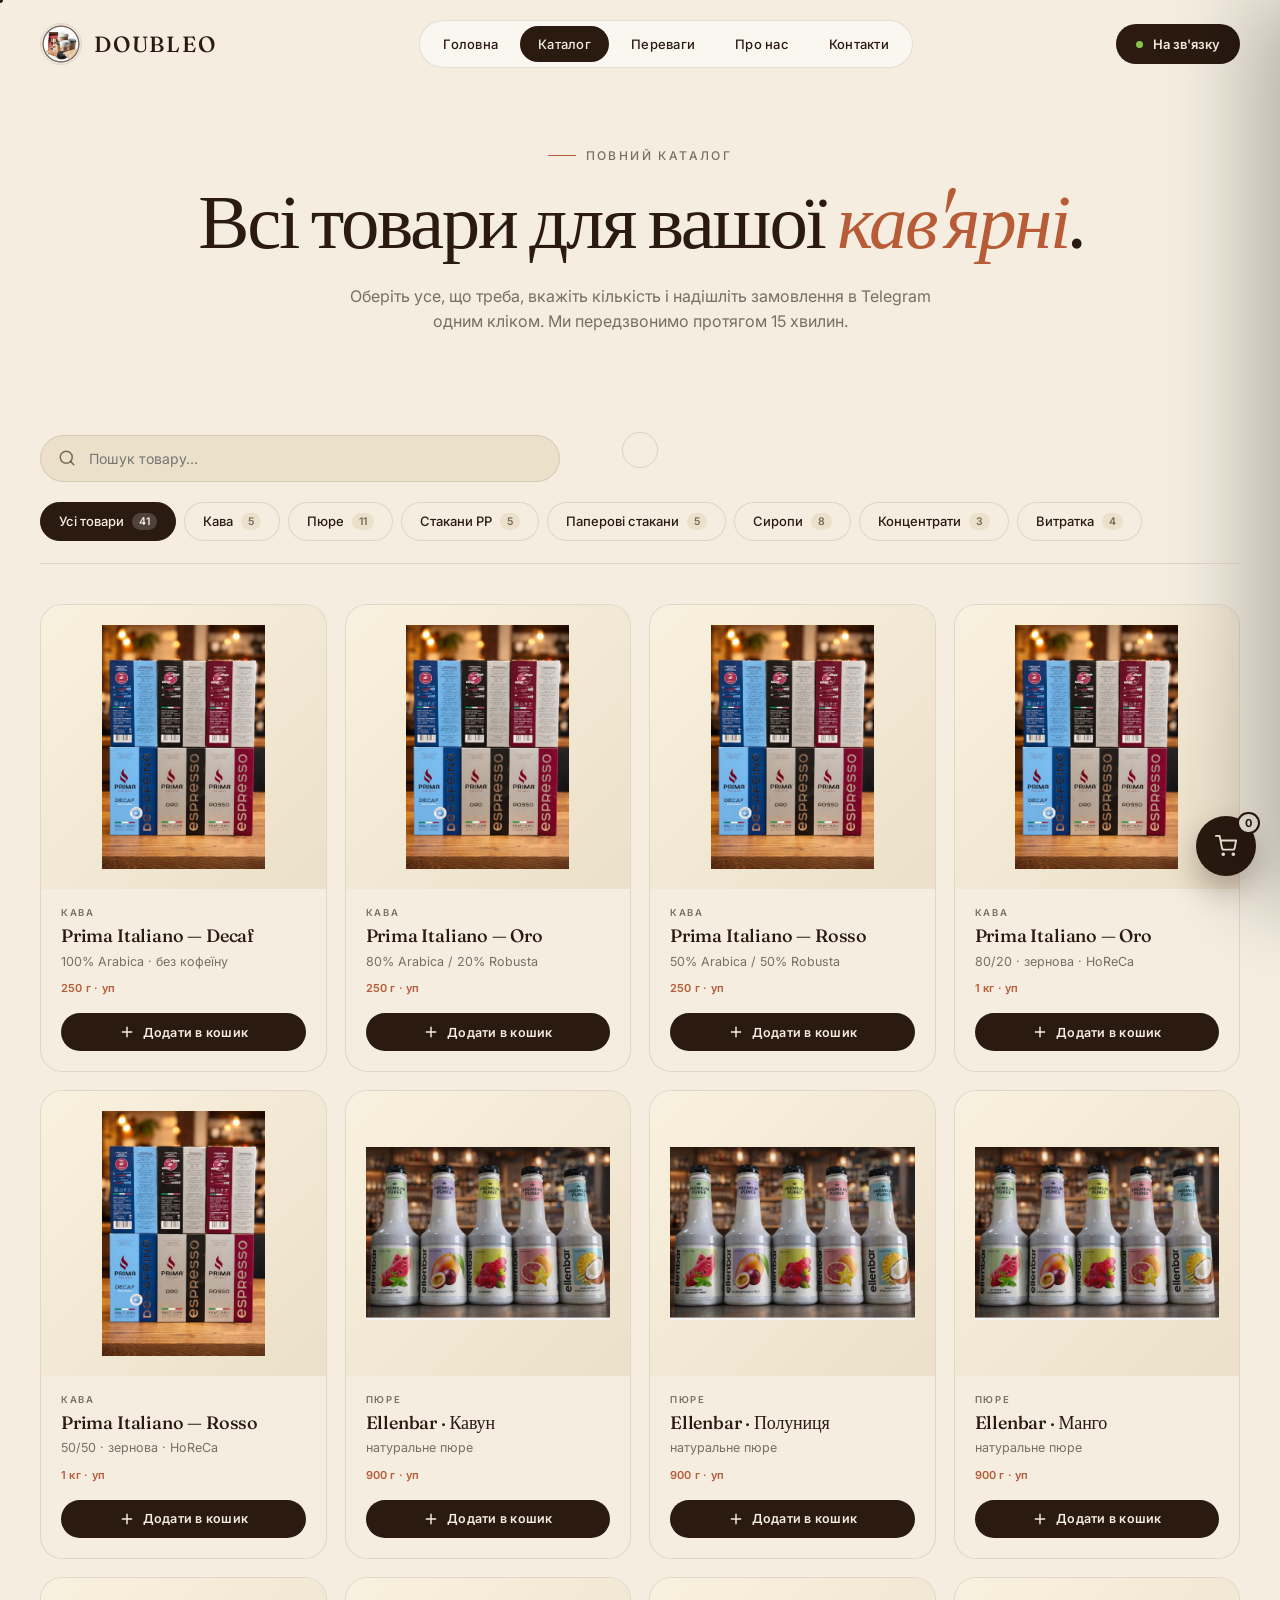
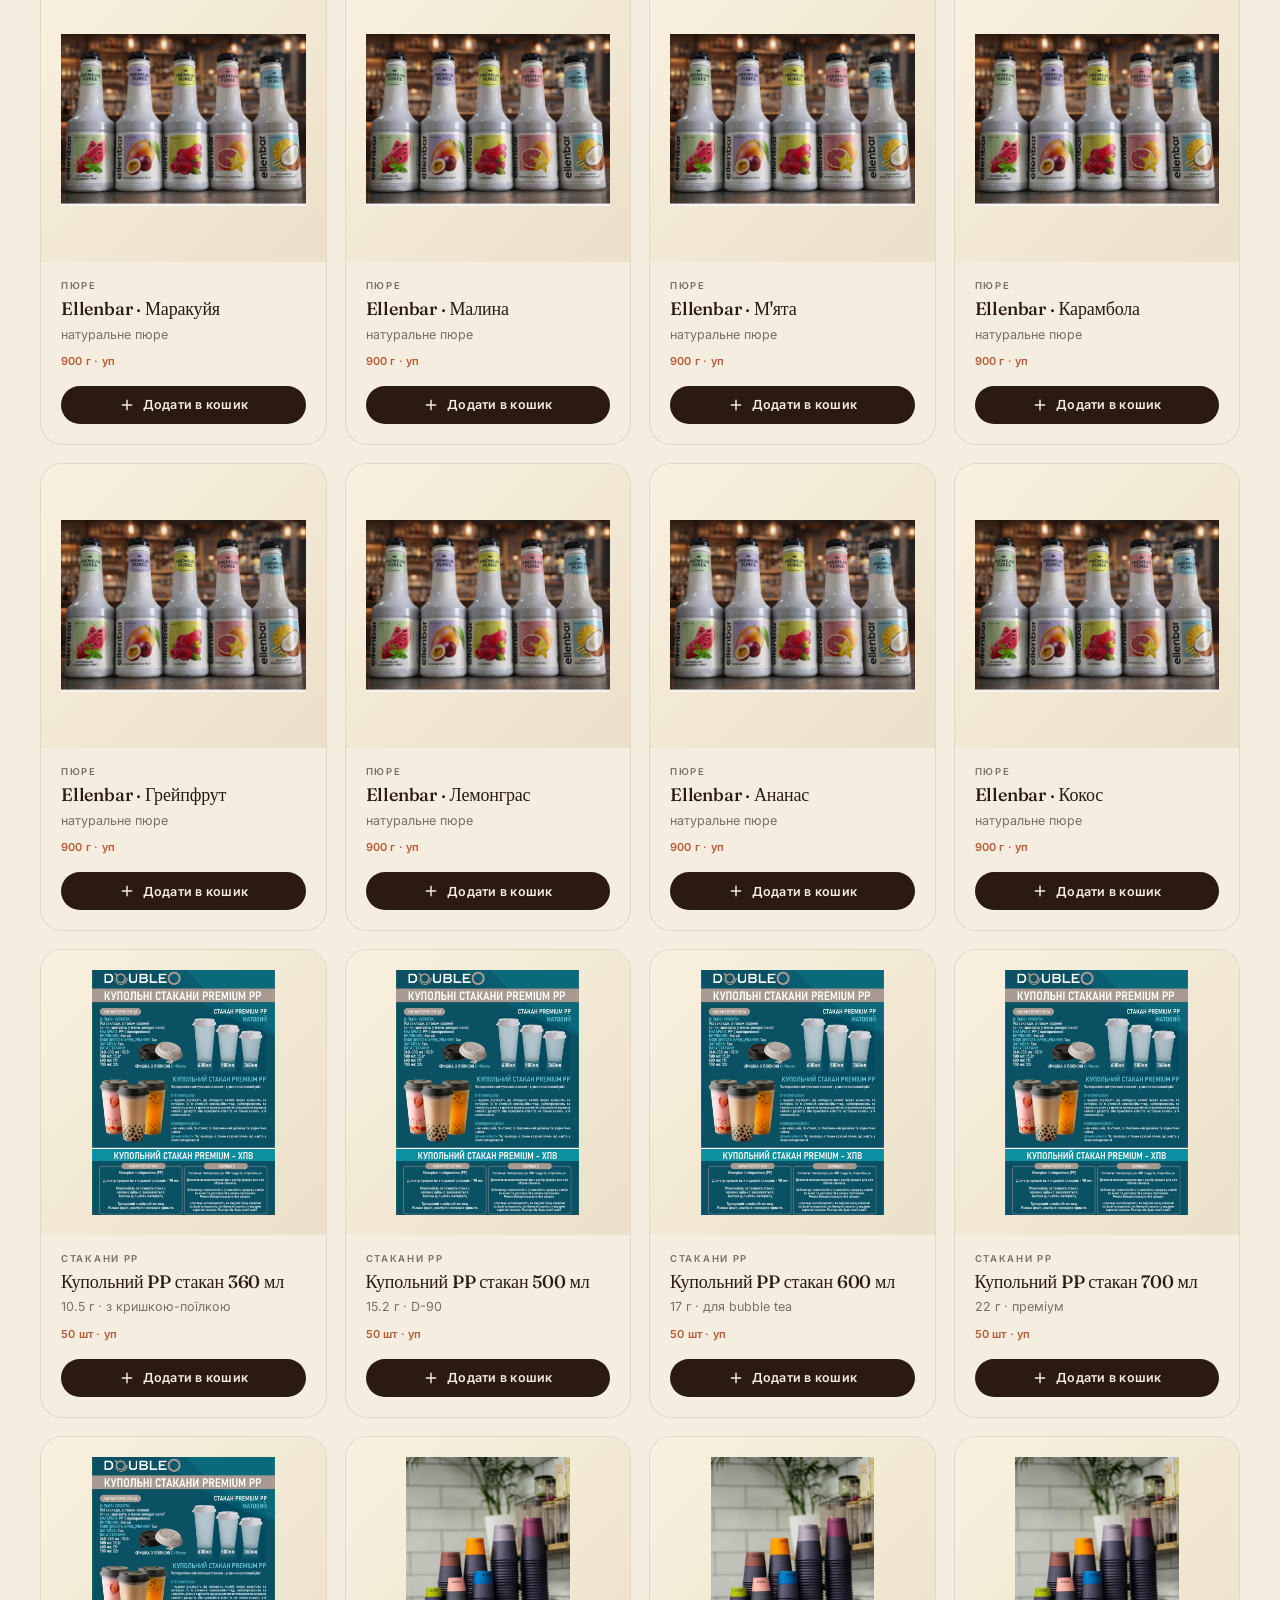
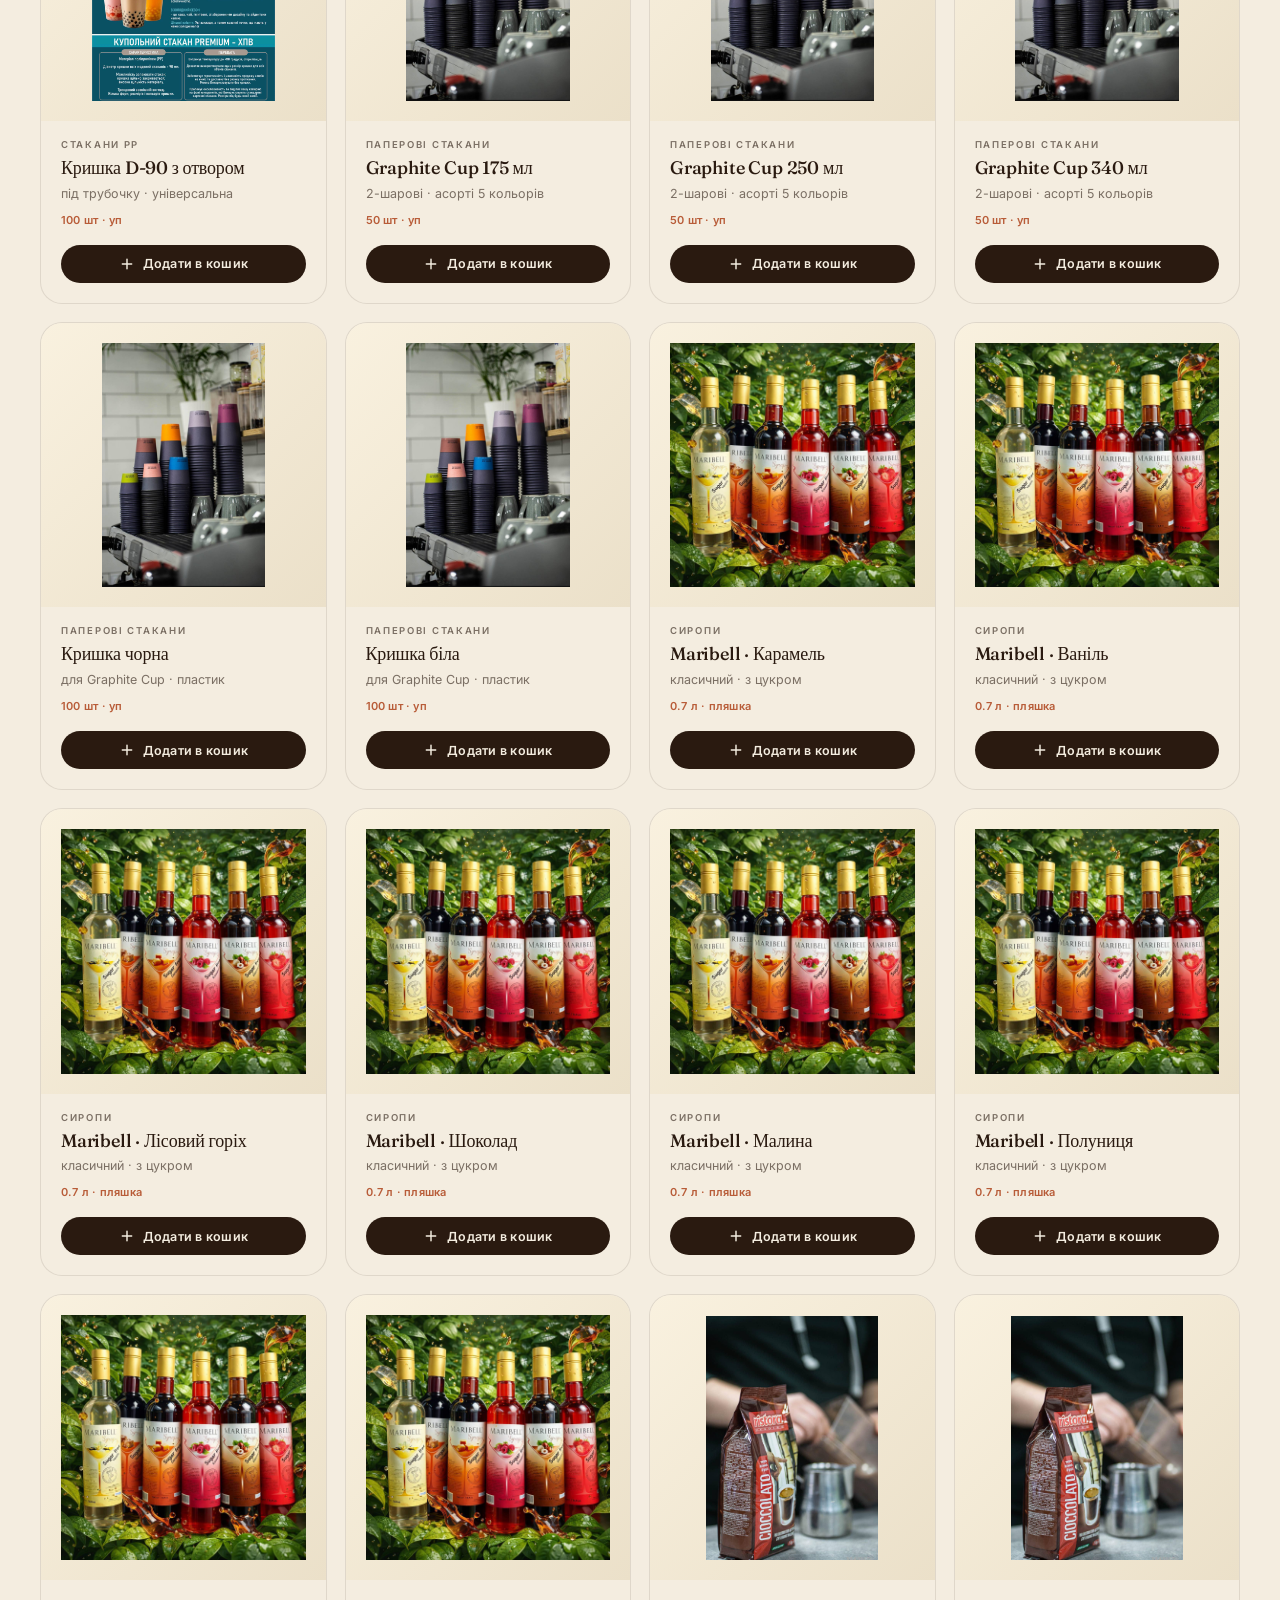
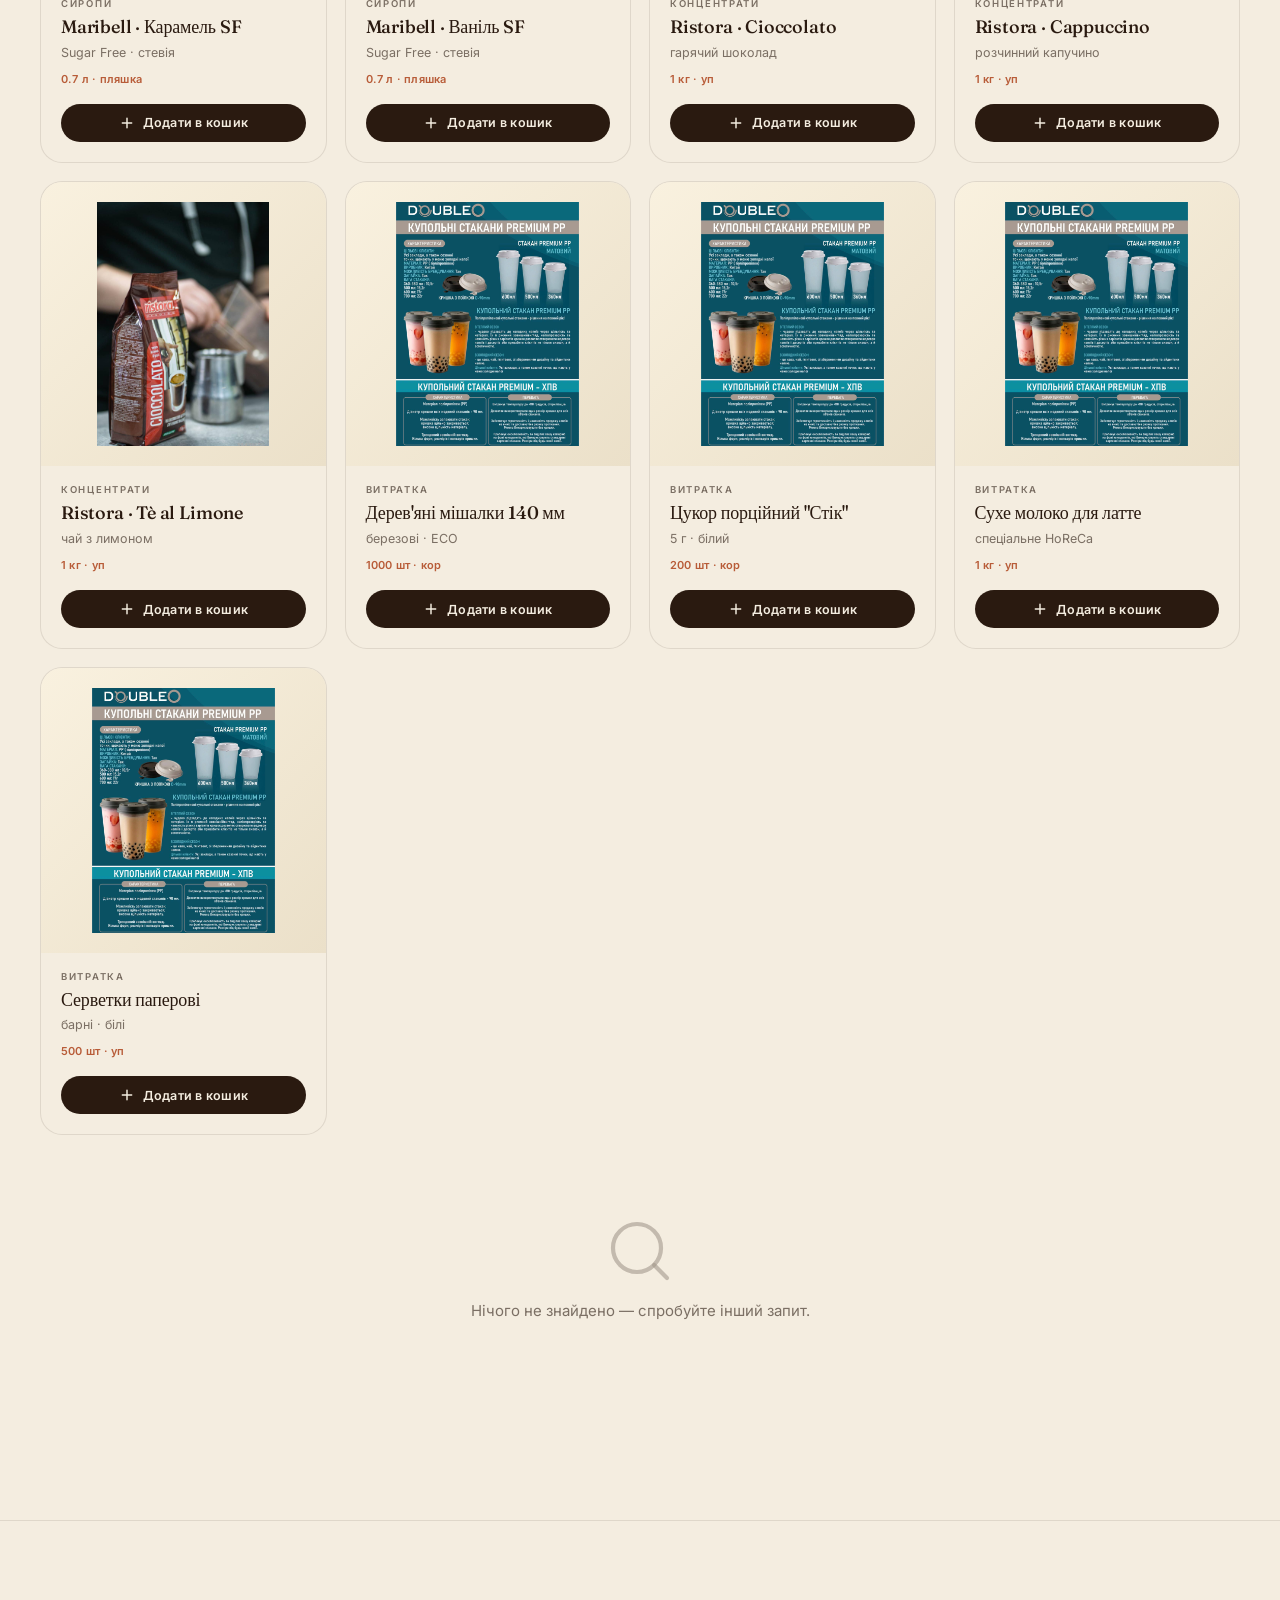
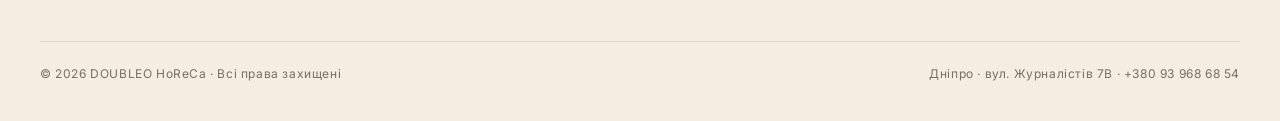
<file: catalog.html>
<!DOCTYPE html>
<html lang="uk">
<head>
<meta charset="UTF-8"/>
<meta name="viewport" content="width=device-width, initial-scale=1.0, maximum-scale=1.0, viewport-fit=cover"/>
<title>Повний каталог — DOUBLEO HoReCa</title>
<meta name="description" content="Повний каталог товарів для кав'ярень і HoReCa: кава Prima Italiano, пюре Ellenbar, стакани PP та паперові Graphite Cup, сиропи Maribell, концентрати Ristora та витратні матеріали."/>
<link rel="icon" type="image/svg+xml" href="assets/logo-mark.svg"/>
<link rel="preconnect" href="https://fonts.googleapis.com"/>
<link rel="preconnect" href="https://fonts.gstatic.com" crossorigin/>
<link href="https://fonts.googleapis.com/css2?family=Fraunces:ital,opsz,wght@0,9..144,400;0,9..144,500;0,9..144,600;1,9..144,400;1,9..144,500&family=Inter:wght@300;400;500;600;700&display=swap" rel="stylesheet"/>
<link rel="stylesheet" href="styles.css"/>
</head>
<body class="page-catalog">

<div class="cursor-ring" id="cursorRing"></div>
<div class="cursor" id="cursor"></div>

<!-- NAV -->
<nav class="nav" id="nav">
  <a href="index.html" class="brand" aria-label="DOUBLEO">
    <img src="assets/brand-circle.jpg" alt="" class="brand-mark"/>
    <span class="brand-name">DOUBLEO</span>
  </a>
  <div class="menu">
    <a href="index.html">Головна</a>
    <a href="catalog.html" class="active">Каталог</a>
    <a href="index.html#bento">Переваги</a>
    <a href="index.html#story">Про нас</a>
    <a href="index.html#contact">Контакти</a>
  </div>
  <a href="index.html#contact" class="cta"><span class="dot"></span>На зв'язку</a>
  <button class="burger" id="burger" aria-label="menu">
    <svg width="26" height="26" viewBox="0 0 24 24" fill="none" stroke="currentColor" stroke-width="2.2"><line x1="3" y1="7" x2="21" y2="7"/><line x1="3" y1="17" x2="21" y2="17"/></svg>
  </button>
</nav>

<!-- HEADER -->
<header class="cat-hero">
  <div class="eyebrow">Повний каталог</div>
  <h1>Всі товари для вашої <em>кав'ярні</em>.</h1>
  <p>Оберіть усе, що треба, вкажіть кількість і надішліть замовлення в Telegram одним кліком. Ми передзвонимо протягом 15 хвилин.</p>
</header>

<!-- CATALOG -->
<section class="cat-section">
  <!-- Search + filter tabs -->
  <div class="cat-toolbar">
    <div class="cat-search">
      <svg viewBox="0 0 24 24" width="18" height="18" fill="none" stroke="currentColor" stroke-width="2" stroke-linecap="round" stroke-linejoin="round"><circle cx="11" cy="11" r="8"/><path d="m21 21-4.3-4.3"/></svg>
      <input type="text" id="catSearch" placeholder="Пошук товару..." aria-label="Пошук"/>
    </div>
    <div class="cat-tabs" id="catTabs" role="tablist"></div>
  </div>

  <!-- Grid -->
  <div class="cat-grid" id="catGrid"></div>

  <div class="cat-empty" id="catEmpty" hidden>
    <svg width="72" height="72" viewBox="0 0 24 24" fill="none" stroke="currentColor" stroke-width="1.4" stroke-linecap="round" stroke-linejoin="round" opacity=".4"><circle cx="11" cy="11" r="8"/><path d="m21 21-4.3-4.3"/></svg>
    <p>Нічого не знайдено — спробуйте інший запит.</p>
  </div>
</section>

<!-- FOOTER (compact) -->
<footer class="footer">
  <div class="foot-bot" style="border-top:1px solid var(--line); padding-top:24px; margin-top:40px">
    <span>© <span id="year"></span> DOUBLEO HoReCa · Всі права захищені</span>
    <span>Дніпро · вул. Журналістів 7В · <a href="tel:+380939686854" style="color:inherit">+380 93 968 68 54</a></span>
  </div>
</footer>

<script src="products.js"></script>
<script src="cart.js"></script>
<script src="catalog.js"></script>
</body>
</html>
</file>
<file: styles.css>
:root{
  --bg:#f4ede0;             /* warm cream */
  --bg-2:#ebe0c9;           /* darker cream */
  --bg-3:#faf6ed;            /* almost white */
  --ink:#2a1a10;             /* dark espresso */
  --ink-dim:rgba(42,26,16,.6);
  --ink-soft:rgba(42,26,16,.12);
  --line:rgba(42,26,16,.1);
  --coffee:#6b4423;          /* coffee brown */
  --coffee-light:#a67c52;    /* latte */
  --accent:#b85c38;          /* terracotta / rust */
  --cream:#f9f1df;
  --gold:#c89b56;
  --green:#3d5a3d;           /* subtle sage for balance */
}

*{box-sizing:border-box; margin:0; padding:0; min-width:0}
html{scroll-behavior:smooth; -webkit-text-size-adjust:100%; overflow-x:hidden; max-width:100vw}
img, svg{max-width:100%}
body{
  font-family:'Inter','Manrope',system-ui,-apple-system,sans-serif;
  background:var(--bg); color:var(--ink);
  overflow-x:hidden; max-width:100vw; -webkit-font-smoothing:antialiased;
  cursor:none;
}
a{color:inherit; text-decoration:none}
button{cursor:none; font-family:inherit; background:none; border:none; color:inherit}
input, textarea, select{cursor:none}
::selection{background:var(--ink); color:var(--bg)}

/* Custom cursor (subtle) */
.cursor{
  position:fixed; width:6px; height:6px; border-radius:50%; background:var(--ink);
  top:0; left:0; pointer-events:none; z-index:9999;
  transform:translate(-50%,-50%); transition:width .25s, height .25s, background .25s;
}
.cursor-ring{
  position:fixed; width:36px; height:36px; border-radius:50%; border:1px solid var(--ink-soft);
  top:0; left:0; pointer-events:none; z-index:9998;
  transform:translate(-50%,-50%); transition:width .3s cubic-bezier(.2,.8,.2,1), height .3s cubic-bezier(.2,.8,.2,1), border-color .3s;
}
.cursor-ring.hover{width:72px; height:72px; border-color:var(--accent); background:rgba(184,92,56,.06)}
@media (hover:none){ .cursor, .cursor-ring{display:none} body,button{cursor:auto} }

/* ---------- NAV ---------- */
.nav{
  position:fixed; top:0; left:0; right:0; z-index:60;
  display:flex; align-items:center; justify-content:space-between;
  padding:20px 40px; transition:all .3s;
}
.nav.scrolled{
  background:rgba(244,237,224,.85); backdrop-filter:blur(14px);
  padding:14px 40px; border-bottom:1px solid var(--line);
}
.brand{display:inline-flex; align-items:center; gap:12px; text-decoration:none}
.brand-mark{width:42px; height:42px; border-radius:50%; object-fit:cover; border:1px solid var(--line); flex:none}
.brand-name{font-family:'Fraunces',serif; font-size:22px; letter-spacing:.08em; font-weight:500; color:var(--ink)}
.nav .menu{display:flex; gap:4px; background:rgba(255,255,255,.5); backdrop-filter:blur(14px); padding:5px; border-radius:999px; border:1px solid var(--line)}
.nav .menu a{padding:10px 18px; border-radius:999px; font-size:13px; font-weight:500; letter-spacing:.02em; transition:all .3s; color:var(--ink)}
.nav .menu a:hover{background:var(--ink); color:var(--bg)}
.nav .menu a.active{background:var(--ink); color:var(--bg)}
.nav .cta{
  display:inline-flex; align-items:center; gap:10px;
  padding:12px 20px; background:var(--ink); color:var(--bg); border-radius:999px;
  font-size:13px; font-weight:600; transition:all .3s;
}
.nav .cta:hover{background:var(--coffee); transform:translateY(-2px)}
.nav .cta .dot{width:7px; height:7px; border-radius:50%; background:#8bc34a; animation:pulse 2s infinite}
@keyframes pulse{0%,100%{box-shadow:0 0 0 0 rgba(139,195,74,.6)}50%{box-shadow:0 0 0 8px rgba(139,195,74,0)}}
.burger{display:none; color:var(--ink)}

/* ---------- HERO ---------- */
.hero{
  min-height:100vh; position:relative; padding:140px 40px 60px;
  display:flex; flex-direction:column; justify-content:space-between;
  overflow:hidden;
}
.hero::before{
  content:''; position:absolute; inset:0; z-index:0; pointer-events:none;
  background:
    radial-gradient(ellipse at 85% 20%, rgba(184,92,56,.1), transparent 55%),
    radial-gradient(ellipse at 10% 90%, rgba(200,155,86,.14), transparent 55%);
}
.hero-top{
  display:flex; justify-content:space-between; align-items:flex-end; position:relative; z-index:2;
  gap:40px; flex-wrap:wrap;
}
.hero-meta{display:flex; gap:32px; font-size:12px; letter-spacing:.15em; text-transform:uppercase; color:var(--ink-dim); font-weight:500}
.hero-meta .live{display:inline-flex; align-items:center; gap:8px; color:var(--ink)}
.hero-meta .live::before{content:''; width:6px; height:6px; border-radius:50%; background:#6b8e4e; box-shadow:0 0 10px rgba(107,142,78,.6); transition:background .3s, box-shadow .3s}
.hero-meta .live.closed{color:var(--ink-dim)}
.hero-meta .live.closed::before{background:var(--accent); box-shadow:0 0 10px rgba(184,92,56,.6)}

.hero-title{
  font-family:'Fraunces','Playfair Display',Georgia,serif;
  font-size:clamp(60px, 13vw, 200px); line-height:.92; letter-spacing:-.035em;
  font-weight:400; margin:40px 0; position:relative; z-index:2; color:var(--ink);
}
.hero-title .line{display:block; overflow:hidden}
.hero-title .word{display:inline-block; transform:translateY(110%); animation:riseUp 1.1s cubic-bezier(.22,.8,.3,1) forwards}
.hero-title .line:nth-child(2) .word{animation-delay:.15s}
.hero-title .line:nth-child(3) .word{animation-delay:.3s}
@keyframes riseUp{to{transform:translateY(0)}}
.hero-title em{font-style:italic; font-weight:400; color:var(--accent)}
.hero-title sup{font-family:'Inter',sans-serif; font-size:.16em; vertical-align:top; color:var(--ink-dim); font-weight:500; margin-left:.3em}

.hero-bot{
  display:grid; grid-template-columns:1fr auto 1fr; gap:40px; align-items:end;
  position:relative; z-index:2; padding-top:40px;
  border-top:1px solid var(--line);
}
.hero-bot p{max-width:420px; color:var(--ink-dim); font-size:15px; line-height:1.55}
.magnet{
  display:inline-flex; align-items:center; gap:14px; position:relative;
  padding:22px 34px; border-radius:999px; background:var(--ink); color:var(--bg);
  font-weight:500; font-size:15px; transition:background .3s, color .3s;
  white-space:nowrap; cursor:none;
}
.magnet:hover{background:var(--accent); color:#fff}
.magnet svg{transition:transform .3s}
.magnet:hover svg{transform:translateX(4px)}
.hero-stats{display:flex; gap:36px; justify-self:end; flex-wrap:wrap}
.hero-stats .s{text-align:right}
.hero-stats .s span{display:block; font-family:'Fraunces',serif; font-size:42px; font-weight:400; line-height:1; color:var(--coffee)}
.hero-stats .s small{display:block; margin-top:6px; font-size:11px; letter-spacing:.15em; text-transform:uppercase; color:var(--ink-dim)}

/* Orbiting mark */
.orbit{
  position:absolute; right:-60px; top:46%; transform:translateY(-50%);
  width:340px; height:340px; z-index:1; opacity:.9;
}
.orbit svg{width:100%; height:100%}
.orbit .rotating{animation:spin 28s linear infinite; transform-origin:center}
@keyframes spin{to{transform:rotate(360deg)}}

/* ---------- MARQUEE ---------- */
.marquee{
  border-top:1px solid var(--line); border-bottom:1px solid var(--line);
  padding:26px 0; overflow:hidden; background:var(--bg-3);
}
.marquee-track{display:flex; gap:56px; animation:scroll 40s linear infinite; white-space:nowrap; width:max-content}
.marquee-track span{
  font-family:'Fraunces',serif; font-size:42px; font-weight:400; letter-spacing:-.02em;
  display:inline-flex; align-items:center; gap:56px; color:var(--ink);
}
.marquee-track span em{font-style:italic; color:var(--accent)}
.marquee-track span::after{content:''; width:10px; height:10px; border-radius:50%; background:var(--coffee-light)}
@keyframes scroll{to{transform:translateX(-50%)}}

/* ---------- SECTIONS ---------- */
section{position:relative}
.section{padding:140px 40px}
.section-head{
  display:grid; grid-template-columns:1fr 2fr; gap:60px; align-items:end; margin-bottom:80px;
}
.eyebrow{
  display:inline-flex; align-items:center; gap:10px;
  font-size:12px; letter-spacing:.2em; text-transform:uppercase; color:var(--ink-dim); font-weight:500;
}
.eyebrow::before{content:''; width:28px; height:1px; background:var(--accent)}
.section-head h2{
  font-family:'Fraunces',serif; font-size:clamp(40px,6vw,88px); line-height:.96; font-weight:400;
  letter-spacing:-.03em; color:var(--ink);
}
.section-head h2 em{font-style:italic; color:var(--accent)}

/* ---------- BENTO ---------- */
.bento{background:var(--bg)}
.bento-grid{
  display:grid; grid-template-columns:repeat(6, 1fr); grid-auto-rows:240px; gap:16px;
  max-width:1400px; margin:0 auto;
}
.bt{
  background:var(--bg-3); border:1px solid var(--line); border-radius:28px; padding:32px;
  position:relative; overflow:hidden; transition:all .5s cubic-bezier(.2,.8,.2,1);
  display:flex; flex-direction:column; justify-content:space-between;
}
.bt:hover{transform:translateY(-4px); box-shadow:0 20px 50px rgba(42,26,16,.08); border-color:var(--coffee-light)}
.bt h3{font-family:'Fraunces',serif; font-size:28px; font-weight:400; letter-spacing:-.02em; line-height:1.1; color:var(--ink)}
.bt p{font-size:14px; color:var(--ink-dim); line-height:1.55; margin-top:8px}
.bt .tag{font-size:11px; letter-spacing:.2em; text-transform:uppercase; color:var(--ink-dim); font-weight:500}
.bt .num{font-family:'Fraunces',serif; font-size:88px; line-height:1; color:var(--accent); font-weight:400; font-style:italic}

.bt.delivery{grid-column:span 3; grid-row:span 2; background:linear-gradient(135deg, var(--cream), var(--bg-2))}
.bt.delivery .arrow{position:absolute; right:-30px; bottom:-30px; width:280px; height:280px; color:var(--accent); opacity:.35}
.bt.quality{grid-column:span 3; grid-row:span 1}
.bt.brands{grid-column:span 3; grid-row:span 1; background:var(--ink); color:var(--bg); border-color:var(--ink)}
.bt.brands h3{color:var(--bg)}
.bt.brands h3 em{color:var(--gold)}
.bt.brands .tag{color:rgba(244,237,224,.5)}
.bt.brands p{color:rgba(244,237,224,.65)}
.bt.brands .logos{display:flex; gap:10px; flex-wrap:wrap; margin-top:auto}
.bt.brands .logos span{padding:6px 14px; background:rgba(255,255,255,.1); color:var(--bg); border-radius:999px; font-size:12px; font-weight:500; font-family:'Inter'}
.bt.support{grid-column:span 2; grid-row:span 1}
.bt.warranty{grid-column:span 2; grid-row:span 1}
.bt.location{grid-column:span 2; grid-row:span 1; background:var(--coffee); color:var(--bg); border-color:var(--coffee)}
.bt.location h3{color:var(--bg)}
.bt.location h3 em{color:var(--gold)}
.bt.location .tag{color:rgba(244,237,224,.5)}
.bt.location p{color:rgba(244,237,224,.7)}

/* ---------- PRODUCTS ---------- */
.products{background:var(--bg-3); padding-bottom:140px}
.products-grid{
  display:grid; grid-template-columns:repeat(3, 1fr); gap:20px;
  max-width:1400px; margin:0 auto; padding:0 40px;
}
/* Products footer CTA — "Перейти до повного каталогу" */
.products-footer{
  max-width:1400px; margin:60px auto 0; padding:40px;
  display:grid; grid-template-columns:1fr auto; gap:32px; align-items:center;
  background:linear-gradient(135deg, var(--ink), #3a2616);
  color:var(--bg); border-radius:28px; position:relative; overflow:hidden;
}
.products-footer::before{
  content:''; position:absolute; top:-50%; right:-20%; width:500px; height:500px;
  background:radial-gradient(circle, rgba(184,92,56,.35), transparent 60%);
  pointer-events:none;
}
.pf-text{position:relative; z-index:1}
.pf-text h3{
  font-family:'Fraunces',serif; font-size:clamp(24px, 3vw, 36px); font-weight:500;
  letter-spacing:-.01em; margin-bottom:10px; color:var(--bg);
}
.pf-text p{color:rgba(244,237,224,.75); font-size:14.5px; line-height:1.55; max-width:560px}
.pf-cta{
  position:relative; z-index:1;
  padding:18px 28px; background:var(--bg); color:var(--ink); white-space:nowrap;
}
.pf-cta:hover{background:var(--accent); color:var(--bg)}
.product{
  background:var(--bg); border:1px solid var(--line); border-radius:28px;
  overflow:hidden; position:relative; display:flex; flex-direction:column;
  transition:border-color .3s, box-shadow .3s;
}
.product:hover{border-color:var(--coffee-light); box-shadow:0 12px 30px rgba(42,26,16,.06)}
.product-visual{
  aspect-ratio:4/3; position:relative; overflow:hidden; display:flex; align-items:center; justify-content:center;
  background:linear-gradient(135deg, var(--cream), var(--bg-2));
}
.product-visual .ill{position:relative; z-index:1}
.product{cursor:pointer}
.product-visual.has-photo{
  background:linear-gradient(135deg, var(--cream), var(--bg-2));
  padding:22px;
}
.product-visual.has-photo img.ill{
  position:absolute; inset:22px; width:calc(100% - 44px); height:calc(100% - 44px);
  object-fit:contain; object-position:center;
  transition:transform .7s cubic-bezier(.2,.8,.2,1); z-index:1;
  filter:drop-shadow(0 14px 24px rgba(42,26,16,.18));
}
.product:hover .product-visual.has-photo img.ill{transform:scale(1.04)}
/* Card 3 (flyer) — show as cover, it fills the frame */
.product-visual.has-photo.is-cover{padding:0}
.product-visual.has-photo.is-cover img.ill{inset:0; width:100%; height:100%; object-fit:cover; filter:none}
.product-visual.has-photo.is-cover::after{
  content:''; position:absolute; inset:0; z-index:2; pointer-events:none;
  background:linear-gradient(180deg, rgba(42,26,16,.25) 0%, transparent 40%);
}
.product-visual.has-photo.is-cover .product-idx,
.product-visual.has-photo.is-cover .product-tag{z-index:3; color:var(--bg)}
.product-visual.has-photo.is-cover .product-tag{background:rgba(42,26,16,.55); border-color:rgba(255,255,255,.18); backdrop-filter:blur(10px)}

/* ---------- LIGHTBOX ---------- */
.lightbox{
  position:fixed; inset:0; z-index:200;
  background:rgba(30,18,10,.88); backdrop-filter:blur(14px);
  display:flex; align-items:center; justify-content:center; padding:32px;
  opacity:0; visibility:hidden; transition:opacity .35s, visibility .35s;
}
.lightbox.open{opacity:1; visibility:visible}
body.lb-open{overflow:hidden}
.lb-close{
  position:fixed; top:20px; right:20px; z-index:3;
  width:48px; height:48px; border-radius:50%; border:none;
  background:var(--bg); color:var(--ink);
  display:flex; align-items:center; justify-content:center; cursor:pointer;
  transition:transform .25s;
}
.lb-close:hover{transform:rotate(90deg) scale(1.05)}
.lb-inner{
  display:grid; grid-template-columns:1.1fr 1fr; gap:0;
  max-width:1200px; width:100%; max-height:calc(100vh - 80px);
  background:var(--bg); border-radius:28px; overflow:hidden;
  box-shadow:0 60px 120px rgba(0,0,0,.5);
  transform:translateY(30px) scale(.97); transition:transform .45s cubic-bezier(.2,.8,.2,1);
}
.lightbox.open .lb-inner{transform:translateY(0) scale(1)}
.lb-media{
  background:linear-gradient(135deg, var(--cream), var(--bg-2));
  display:flex; align-items:center; justify-content:center; min-height:420px; padding:24px;
  overflow:hidden;
}
.lb-media img{max-width:100%; max-height:calc(100vh - 128px); object-fit:contain; border-radius:16px}
.lb-side{padding:44px 44px 36px; overflow-y:auto; display:flex; flex-direction:column}
.lb-eyebrow{
  font-size:11px; letter-spacing:.2em; text-transform:uppercase; color:var(--ink-dim);
  font-weight:500; margin-bottom:16px;
}
.lb-side h3{
  font-family:'Fraunces',serif; font-weight:400; letter-spacing:-.02em;
  font-size:clamp(28px, 3.2vw, 44px); line-height:1.05; margin-bottom:20px; color:var(--ink);
}
.lb-side h3 em{font-style:italic; color:var(--accent)}
.lb-side p{color:var(--ink-dim); line-height:1.7; font-size:15px; margin-bottom:24px}
.lb-meta{list-style:none; padding:0; margin:0 0 32px}
.lb-meta li{
  display:flex; padding:12px 0; border-top:1px solid var(--line);
  font-size:13px; color:var(--ink); line-height:1.5;
}
.lb-meta li:last-child{border-bottom:1px solid var(--line)}
.lb-meta li::before{content:'·'; color:var(--accent); margin-right:10px; font-weight:700}
.lb-cta{align-self:flex-start; margin-top:auto}

/* ---------- SOCIAL BUTTONS (contact) ---------- */
.socials{display:flex; gap:10px; margin-top:28px; flex-wrap:wrap}
.soc{
  display:inline-flex; align-items:center; gap:10px;
  padding:14px 20px; border-radius:999px;
  font-size:13px; font-weight:600; letter-spacing:.02em;
  text-decoration:none; color:var(--bg);
  transition:transform .25s, box-shadow .25s, filter .25s;
  border:1px solid transparent;
}
.soc svg{flex:none}
.soc:hover{transform:translateY(-2px); box-shadow:0 10px 24px rgba(0,0,0,.15); filter:brightness(1.05)}
.soc.tg{background:#229ED9}
.soc.vb{background:#7360F2}
.soc.ph{background:var(--ink); font-family:inherit}

/* Operator badges (Lifecell / Kyivstar) — on contact rows */
.phone-a{display:inline-flex; align-items:center; gap:10px; flex-wrap:wrap}
.op-badge{
  font-style:normal; font-size:10px; font-weight:800;
  letter-spacing:.08em; text-transform:uppercase;
  padding:4px 10px; border-radius:999px;
  border:1px solid transparent;
  white-space:nowrap;
}
/* Filled badges for strong contrast on any background */
.op-life{background:#ffd200; color:#3a2a00; border-color:#d9b200}
.op-ks{background:#0099e0; color:#fff; border-color:#0088c8}

/* Cart success modal */
.cart-success{position:fixed; inset:0; z-index:260; pointer-events:none; opacity:0; transition:opacity .3s}
.cart-success.open{pointer-events:auto; opacity:1}
.cs-backdrop{position:absolute; inset:0; background:rgba(30,18,10,.6)}
.cs-sheet{
  position:absolute; left:50%; top:50%; transform:translate(-50%, -48%) scale(.92);
  transition:transform .4s cubic-bezier(.2,.8,.2,1);
  background:var(--bg); border-radius:28px; padding:40px 34px 30px;
  width:min(440px, calc(100vw - 32px));
  text-align:center;
  box-shadow:0 40px 90px rgba(30,18,10,.4);
  display:flex; flex-direction:column; align-items:center; gap:14px;
}
.cart-success.open .cs-sheet{transform:translate(-50%,-50%) scale(1)}
.cs-check{
  width:88px; height:88px; border-radius:50%;
  background:radial-gradient(circle, rgba(184,92,56,.12), transparent 70%);
  color:#22a06b;
  display:flex; align-items:center; justify-content:center;
  margin-bottom:6px;
}
.cs-circle{stroke-dasharray:151; stroke-dashoffset:151; animation:cs-circle .6s .1s cubic-bezier(.4,0,.2,1) forwards}
.cs-tick{stroke-dasharray:48; stroke-dashoffset:48; animation:cs-tick .4s .55s cubic-bezier(.4,0,.2,1) forwards}
@keyframes cs-circle{to{stroke-dashoffset:0}}
@keyframes cs-tick{to{stroke-dashoffset:0}}
.cs-sheet h3{font-family:'Fraunces',serif; font-size:28px; font-weight:500; color:var(--ink); letter-spacing:-.01em; margin:0}
.cs-sheet p{font-size:14.5px; line-height:1.55; color:var(--ink-dim); margin:0; max-width:340px}
.cs-sheet p strong{color:var(--ink); font-weight:600}
.cs-ok{
  margin-top:14px; padding:14px 34px; background:var(--ink); color:var(--bg);
  border-radius:999px; font-size:14px; font-weight:600; letter-spacing:.02em;
  transition:background .25s, transform .25s; cursor:none;
}
.cs-ok:hover{background:var(--accent); transform:translateY(-2px)}

/* Submit button spinner */
.cart-spinner{
  display:inline-block; width:14px; height:14px; vertical-align:-2px; margin-right:6px;
  border:2px solid rgba(255,255,255,.35); border-top-color:#fff;
  border-radius:50%; animation:cs-spin .7s linear infinite;
}
@keyframes cs-spin{to{transform:rotate(360deg)}}
.cart-checkout button[type=submit][disabled]{opacity:.75; cursor:none}

/* Modal mobile adjustments */
@media (max-width:480px){
  .cs-sheet{padding:30px 22px 24px; border-radius:22px}
  .cs-sheet h3{font-size:22px}
  .cs-sheet p{font-size:13.5px}
  .cs-check{width:72px; height:72px}
  .cs-check svg{width:52px; height:52px}
  .cs-ok{padding:12px 28px; font-size:13px}
  .pp-sheet{padding:22px 18px; border-radius:22px}
  .pp-sheet h4{font-size:19px}
  .pp-hint{font-size:12px}
  .pp-option{padding:12px 14px; gap:10px; grid-template-columns:auto 1fr auto}
  .pp-num{font-size:13.5px}
  .pp-op{font-size:9px; padding:4px 8px}
}

/* Phone-picker modal (operator chooser) */
.phone-picker{position:fixed; inset:0; z-index:240; pointer-events:none; opacity:0; transition:opacity .25s}
.phone-picker.open{pointer-events:auto; opacity:1}
.pp-backdrop{position:absolute; inset:0; background:rgba(30,18,10,.55); backdrop-filter:blur(8px)}
.pp-sheet{
  position:absolute; left:50%; top:50%; transform:translate(-50%,-50%) scale(.95);
  transition:transform .3s cubic-bezier(.2,.8,.2,1);
  background:var(--bg); border-radius:24px; padding:26px;
  width:min(420px, calc(100vw - 32px));
  box-shadow:0 40px 80px rgba(30,18,10,.35);
  display:flex; flex-direction:column; gap:10px;
}
.phone-picker.open .pp-sheet{transform:translate(-50%,-50%) scale(1)}
.pp-sheet h4{font-family:'Fraunces',serif; font-size:22px; font-weight:500; color:var(--ink); margin:0}
.pp-hint{font-size:13px; color:var(--ink-dim); line-height:1.5; margin:0 0 8px}
.pp-option{
  display:grid; grid-template-columns:auto 1fr auto; gap:14px; align-items:center;
  padding:14px 18px; border:1px solid var(--line); border-radius:16px;
  text-decoration:none; color:var(--ink); transition:all .25s;
}
.pp-option:hover{border-color:var(--accent); background:var(--bg-2); transform:translateX(3px)}
.pp-op{
  font-size:10px; letter-spacing:.08em; text-transform:uppercase; font-weight:800;
  padding:5px 11px; border-radius:999px; border:1px solid transparent;
  white-space:nowrap;
}
.pp-op.op-life{background:#ffd200; color:#3a2a00; border-color:#d9b200}
.pp-op.op-ks{background:#0099e0; color:#fff; border-color:#0088c8}
.pp-num{font-size:15px; font-weight:600; letter-spacing:.01em}
.pp-option svg{color:var(--ink-dim); transition:color .25s, transform .25s}
.pp-option:hover svg{color:var(--accent); transform:translateX(3px)}
.pp-cancel{
  margin-top:6px; padding:12px; border-radius:12px;
  background:transparent; color:var(--ink-dim); font-size:13px; font-weight:500;
  cursor:none; transition:color .2s;
}
.pp-cancel:hover{color:var(--ink)}

/* Footer small social icons */
.foot-socials{display:flex; gap:10px; margin-top:16px}
.soc-ic{
  display:inline-flex; align-items:center; justify-content:center;
  width:38px; height:38px; border-radius:50%;
  border:1px solid var(--line); color:var(--ink-dim);
  transition:all .25s;
}
.soc-ic:hover{border-color:var(--accent); color:var(--accent); transform:translateY(-2px)}

/* ---------- FORM ALERT (nice validation popup) ---------- */
.form-alert{
  display:none; align-items:flex-start; gap:14px;
  background:linear-gradient(135deg, #fff5e4, #ffe8d6);
  border:1px solid #f0c896; border-radius:18px;
  padding:16px 18px; margin-bottom:20px;
  color:#7a3a10;
  box-shadow:0 10px 30px rgba(184,92,56,.14);
}
.form-alert.show{display:flex; animation:fa-in .35s cubic-bezier(.2,.8,.2,1)}
.form-alert.error{background:linear-gradient(135deg, #ffe8e8, #ffd6d6); border-color:#f0a0a0; color:#8a2020}
.form-alert .fa-ico{flex:none; color:currentColor; margin-top:2px}
.form-alert .fa-body{flex:1; display:flex; flex-direction:column; gap:3px; line-height:1.45}
.form-alert .fa-body strong{font-size:14px; font-weight:600}
.form-alert .fa-body span{font-size:13px; opacity:.85; white-space:pre-line}
.form-alert .fa-close{
  flex:none; background:transparent; border:none; cursor:pointer;
  color:currentColor; opacity:.6; padding:4px; border-radius:50%;
  display:inline-flex; align-items:center; justify-content:center;
  transition:opacity .2s, background .2s;
}
.form-alert .fa-close:hover{opacity:1; background:rgba(0,0,0,.06)}
@keyframes fa-in{from{opacity:0; transform:translateY(-8px)}to{opacity:1; transform:translateY(0)}}

/* ---------- FORM hint & error ---------- */
.field{position:relative}
.field-hint{
  display:block; margin-top:8px; font-size:11px; color:var(--ink-dim);
  letter-spacing:.06em; transition:color .25s;
}
.field.invalid .field-hint,
.field-error{color:#d04a4a}
.field.invalid input,
.field.invalid textarea,
.field.invalid select{border-color:#d04a4a; box-shadow:0 0 0 3px rgba(208,74,74,.1)}
@keyframes field-shake{10%,90%{transform:translateX(-2px)}20%,80%{transform:translateX(3px)}30%,50%,70%{transform:translateX(-5px)}40%,60%{transform:translateX(5px)}}
.field.invalid{animation:field-shake .5s}
.product-idx{
  position:absolute; top:24px; left:24px; font-family:'Fraunces',serif; font-style:italic; font-size:15px; color:var(--ink-dim); z-index:2;
}
.product-tag{
  position:absolute; top:24px; right:24px; font-size:11px; letter-spacing:.15em; text-transform:uppercase;
  padding:6px 12px; background:rgba(255,255,255,.7); backdrop-filter:blur(10px); border-radius:999px; border:1px solid var(--line); z-index:2; color:var(--ink); font-weight:500;
}
.product-body{padding:28px 28px 28px; display:flex; flex-direction:column; flex:1 1 auto; gap:14px}
.product-body h3{font-family:'Fraunces',serif; font-size:28px; font-weight:400; letter-spacing:-.02em; line-height:1.1; color:var(--ink); overflow-wrap:break-word}
.product-body h3 em{font-style:italic; color:var(--accent)}
.product-body p{color:var(--ink-dim); font-size:14px; line-height:1.5; margin:0}
.product-meta{display:flex; gap:6px; flex-wrap:wrap; margin:0}
.product-meta span{font-size:11px; letter-spacing:.06em; text-transform:uppercase; color:var(--ink-dim); padding:5px 10px; background:var(--bg-3); border:1px solid var(--line); border-radius:999px; font-weight:500; white-space:nowrap}
.product-link{
  display:inline-flex; align-items:center; justify-content:space-between; gap:12px; width:100%;
  padding:14px 20px; background:var(--ink); color:var(--bg); border-radius:999px; font-weight:500; font-size:14px;
  transition:background .3s; margin-top:auto;
}
.product-link:hover{background:var(--accent)}

/* ---------- BIG TYPE ---------- */
.bigtype{
  padding:160px 40px; background:var(--bg); text-align:center;
  position:relative; overflow:hidden;
}
.bigtype h2{
  font-family:'Fraunces',serif; font-size:clamp(44px,9vw,140px); font-weight:400;
  letter-spacing:-.035em; line-height:.95; max-width:1200px; margin:0 auto; color:var(--ink);
}
.bigtype h2 em{font-style:italic; color:var(--accent)}
.bigtype h2 .outline{-webkit-text-stroke:1.2px var(--ink); color:transparent}
.bigtype .caption{margin-top:40px; color:var(--ink-dim); max-width:520px; margin-left:auto; margin-right:auto; font-size:15px; line-height:1.6}

/* ---------- STORY ---------- */
.story{background:var(--bg-2); padding:140px 40px; border-top:1px solid var(--line); border-bottom:1px solid var(--line); position:relative; overflow:hidden}
.story::before{
  content:''; position:absolute; top:-30%; right:-10%; width:500px; height:500px;
  background:radial-gradient(circle, rgba(184,92,56,.10), transparent 70%);
  pointer-events:none; z-index:0;
}
.story-top, .story-stats, .story-values{max-width:1400px; margin:0 auto; position:relative; z-index:1}
.story-top{max-width:1100px; margin-bottom:80px}
.story-top h2{font-family:'Fraunces',serif; font-size:clamp(40px,6vw,88px); font-weight:400; letter-spacing:-.03em; line-height:.98; margin-bottom:32px; color:var(--ink)}
.story-top h2 em{font-style:italic; color:var(--accent)}
.story-top h2 .accent-dot{color:var(--accent)}
.story-lead{color:var(--ink-dim); font-size:clamp(15px, 1.3vw, 18px); line-height:1.7; max-width:780px}
.story-lead strong{color:var(--ink); font-weight:600}

.story-stats{
  display:grid; grid-template-columns:repeat(4, 1fr); gap:0;
  padding:40px 0; margin-bottom:80px;
  border-top:1px solid var(--line); border-bottom:1px solid var(--line);
}
.story-stats .stat{
  display:flex; flex-direction:column; gap:10px; padding:0 36px;
  border-left:1px solid var(--line);
}
.story-stats .stat:first-child{border-left:none; padding-left:0}
.stat-num{
  font-family:'Fraunces',serif; font-size:clamp(44px, 5vw, 72px);
  font-weight:400; line-height:1; color:var(--ink); letter-spacing:-.02em;
}
.stat-num em{font-style:italic; color:var(--accent); font-size:.55em; margin-left:2px; vertical-align:super; letter-spacing:0}
.stat-label{font-size:11px; letter-spacing:.18em; text-transform:uppercase; color:var(--ink-dim); font-weight:500}

.story-values{display:grid; grid-template-columns:repeat(3, 1fr); gap:20px}
.story-values .value{
  background:var(--bg); border:1px solid var(--line); border-radius:24px; padding:36px 30px;
  display:flex; flex-direction:column; gap:14px;
  transition:transform .3s, box-shadow .3s, border-color .3s;
}
.story-values .value:hover{transform:translateY(-4px); border-color:var(--coffee-light); box-shadow:0 20px 40px rgba(42,26,16,.08)}
.story-values .value svg{color:var(--accent); margin-bottom:6px}
.story-values .value h4{font-family:'Fraunces',serif; font-size:22px; font-weight:500; letter-spacing:-.01em; color:var(--ink)}
.story-values .value p{font-size:14px; line-height:1.6; color:var(--ink-dim)}

.logo-card{
  aspect-ratio:1; border-radius:32px; position:relative; overflow:hidden;
  background:radial-gradient(circle at 50% 40%, var(--cream), var(--bg-2));
  display:flex; align-items:center; justify-content:center;
  border:1px solid var(--line);
}
.logo-card .ring-ext{position:absolute; inset:8%; border-radius:50%; border:2px solid var(--coffee-light); opacity:.5}
.logo-card .ring-mid{position:absolute; inset:16%; border-radius:50%; border:1px solid var(--coffee-light)}
.logo-card .ring-in{
  position:absolute; inset:20%; border-radius:50%;
  background:radial-gradient(circle at 30% 30%, rgba(255,255,255,.5), transparent 60%), var(--bg-3);
  display:flex; align-items:center; justify-content:center;
  box-shadow:inset 0 0 0 1px rgba(42,26,16,.06);
}
.logo-card .ring-in svg{width:62%; color:var(--coffee)}
.logo-card .float-bean{position:absolute; width:46px; color:var(--coffee); animation:floaty 8s ease-in-out infinite}
.logo-card .float-bean.b1{top:14%; left:18%; animation-delay:0s}
.logo-card .float-bean.b2{bottom:18%; right:14%; animation-delay:-4s; width:38px}
.logo-card .float-bean.b3{bottom:10%; left:22%; animation-delay:-2s; width:32px}
@keyframes floaty{0%,100%{transform:translateY(0) rotate(0)}50%{transform:translateY(-12px) rotate(20deg)}}

/* ---------- SHOWCASE (Premium PP) ---------- */
.showcase{padding:140px 40px; background:var(--bg)}
.showcase-wrap{
  max-width:1400px; margin:0 auto;
  display:grid; grid-template-columns:1fr 1fr; gap:80px; align-items:center;
}
.showcase-text .eyebrow{margin-bottom:20px}
.showcase-text h2{
  font-family:'Fraunces',serif; font-size:clamp(36px, 5vw, 64px); font-weight:400;
  letter-spacing:-.03em; line-height:1; margin-bottom:28px; color:var(--ink);
}
.showcase-text h2 em{font-style:italic; color:var(--accent)}
.showcase-text p{color:var(--ink-dim); font-size:16px; line-height:1.65; margin-bottom:32px; max-width:520px}
.spec-list{list-style:none; padding:0; margin:0 0 36px; display:grid; gap:0}
.spec-list li{
  display:flex; justify-content:space-between; align-items:center; gap:20px;
  padding:16px 0; border-top:1px solid var(--line); flex-wrap:wrap;
}
.spec-list li:last-child{border-bottom:1px solid var(--line)}
.spec-list .k{font-size:11px; letter-spacing:.15em; text-transform:uppercase; color:var(--ink-dim); font-weight:500}
.spec-list .v{font-family:'Fraunces',serif; font-size:18px; color:var(--ink); text-align:right}
.showcase-visual{position:relative; border-radius:32px; overflow:hidden; border:1px solid var(--line); background:var(--bg-3); box-shadow:0 30px 80px rgba(42,26,16,.08)}
.showcase-visual img{display:block; width:100%; height:auto}

/* ---------- REELS (videos) ---------- */
.reels{padding:100px 40px 140px; background:var(--bg-3); border-top:1px solid var(--line); border-bottom:1px solid var(--line)}
.reels .section-head{max-width:1400px; margin:0 auto}
.reels-grid{
  max-width:1400px; margin:0 auto;
  display:grid; grid-template-columns:repeat(2, 1fr); gap:24px;
}
.reel{
  position:relative; aspect-ratio:9/16; max-height:640px;
  border-radius:32px; overflow:hidden; background:var(--ink);
  border:1px solid var(--line); box-shadow:0 30px 60px rgba(42,26,16,.1);
  margin:0 auto; width:100%;
}
.reel video{
  width:100%; height:100%; object-fit:cover; display:block;
}
.reel-caption{
  position:absolute; left:16px; bottom:16px; right:16px;
  display:flex; justify-content:space-between; align-items:center; gap:10px; z-index:2;
}
.reel-caption .tag{
  padding:8px 14px; background:rgba(250,246,237,.92); backdrop-filter:blur(10px);
  border-radius:999px; font-size:11px; letter-spacing:.15em; text-transform:uppercase;
  color:var(--ink); font-weight:500;
}
.reel-caption .dot{width:10px; height:10px; border-radius:50%; background:#e9455f; box-shadow:0 0 0 4px rgba(233,69,95,.3); animation:pulse-rec 1.6s infinite}
@keyframes pulse-rec{0%,100%{box-shadow:0 0 0 4px rgba(233,69,95,.3)}50%{box-shadow:0 0 0 8px rgba(233,69,95,0)}}
.reel::after{
  content:''; position:absolute; inset:0;
  background:linear-gradient(to top, rgba(0,0,0,.35), transparent 30%);
  pointer-events:none;
}
.reel-sound{
  position:absolute; top:14px; right:14px; z-index:3;
  width:42px; height:42px; border-radius:50%; border:none;
  background:rgba(250,246,237,.92); backdrop-filter:blur(10px);
  color:var(--ink); display:inline-flex; align-items:center; justify-content:center;
  cursor:pointer; transition:transform .25s, background .25s;
}
.reel-sound:hover{transform:scale(1.08); background:var(--bg)}
.reel-sound .ico-vol{display:none}
.reel-sound[data-muted="false"] .ico-mute{display:none}
.reel-sound[data-muted="false"] .ico-vol{display:block}
.reel-sound[data-muted="false"]{background:var(--accent); color:var(--bg)}

/* ---------- STORY PHOTO ---------- */
.logo-card{padding:0; background:transparent; border:none; box-shadow:none}
.logo-photo{display:block; width:100%; height:auto; border-radius:32px; aspect-ratio:1/1; object-fit:cover}

/* ---------- CONTACT ---------- */
.contact{background:var(--bg); padding:140px 40px}
.contact-head{text-align:center; margin-bottom:80px}
.contact-head h2{font-family:'Fraunces',serif; font-size:clamp(48px,8vw,120px); font-weight:400; letter-spacing:-.04em; line-height:.95; color:var(--ink)}
.contact-head h2 em{font-style:italic; color:var(--accent)}
.contact-head p{max-width:480px; margin:24px auto 0; color:var(--ink-dim); font-size:15px; line-height:1.6}

.contact-grid{max-width:1200px; margin:0 auto; display:grid; grid-template-columns:1fr 1fr; gap:20px}
.contact-card{
  background:var(--bg-3); border:1px solid var(--line); border-radius:32px; padding:40px;
  transition:all .4s;
}
.contact-card:hover{border-color:var(--coffee-light); box-shadow:0 20px 50px rgba(42,26,16,.06)}
.contact-card h3{font-family:'Fraunces',serif; font-size:28px; font-weight:400; margin-bottom:32px; letter-spacing:-.02em; color:var(--ink)}
.c-row{padding:22px 0; border-top:1px solid var(--line); display:flex; justify-content:space-between; align-items:center; gap:20px; flex-wrap:wrap}
.c-row:last-child{border-bottom:1px solid var(--line)}
.c-row .k{font-size:11px; letter-spacing:.2em; text-transform:uppercase; color:var(--ink-dim); font-weight:500}
.c-row .v{font-family:'Fraunces',serif; font-size:22px; letter-spacing:-.01em; transition:color .2s; color:var(--ink)}
a.v:hover{color:var(--accent)}

form{display:grid; gap:18px}
.field{position:relative}
.field input, .field textarea, .field select{
  width:100%; padding:24px 0 10px; background:transparent; border:none; border-bottom:1px solid var(--line);
  color:var(--ink); font-family:inherit; font-size:16px; transition:border .3s;
  border-radius:0;
}
.field input:focus, .field textarea:focus, .field select:focus{outline:none; border-color:var(--accent)}
.field label{
  position:absolute; top:24px; left:0; color:var(--ink-dim); font-size:14px;
  transition:all .25s; pointer-events:none;
}
.field input:focus + label, .field input:not(:placeholder-shown) + label,
.field textarea:focus + label, .field textarea:not(:placeholder-shown) + label,
.field select:focus + label, .field.filled label{top:4px; font-size:10px; letter-spacing:.2em; text-transform:uppercase; color:var(--accent)}
.field select{appearance:none; cursor:pointer}
.field textarea{min-height:80px; resize:vertical}
.submit-row{display:flex; gap:16px; align-items:center; margin-top:12px; flex-wrap:wrap}
.submit-row .magnet{padding:20px 32px; font-size:14px}
.submit-row small{color:var(--ink-dim); font-size:12px; line-height:1.5}
.form-toast{display:none; padding:14px 18px; background:rgba(107,142,78,.1); border:1px solid #6b8e4e; color:#4a6b38; border-radius:14px; font-size:13px; margin-top:8px}
.form-toast.show{display:block; animation:fade .4s}
@keyframes fade{from{opacity:0; transform:translateY(6px)}to{opacity:1; transform:translateY(0)}}

/* ---------- FOOTER ---------- */
footer{background:var(--bg); border-top:1px solid var(--line); padding:80px 40px 40px; overflow:hidden}
.foot-giant{
  font-family:'Fraunces',serif; font-size:clamp(48px, 18vw, 280px); font-weight:400;
  letter-spacing:-.05em; line-height:.85; text-align:center; margin:40px 0;
  background:linear-gradient(180deg, var(--ink) 0%, rgba(42,26,16,.08) 100%);
  -webkit-background-clip:text; background-clip:text; -webkit-text-fill-color:transparent;
  max-width:100%; overflow:hidden; white-space:nowrap;
  padding:0 4px;
}
.foot-grid{display:grid; grid-template-columns:repeat(4, 1fr); gap:40px; max-width:1400px; margin:0 auto; padding-bottom:40px; border-bottom:1px solid var(--line)}
.foot-grid h4{font-size:11px; letter-spacing:.2em; text-transform:uppercase; color:var(--ink-dim); margin-bottom:20px; font-weight:500}
.foot-grid a, .foot-grid li{display:block; padding:6px 0; font-size:14px; color:var(--ink); transition:color .2s}
.foot-grid a:hover{color:var(--accent)}
.foot-grid ul{list-style:none}
.foot-bot{max-width:1400px; margin:0 auto; padding-top:30px; display:flex; justify-content:space-between; font-size:12px; color:var(--ink-dim); letter-spacing:.05em; flex-wrap:wrap; gap:10px}

/* ---------- REVEAL ---------- */
.reveal{opacity:0; transform:translateY(36px); transition:opacity .8s cubic-bezier(.2,.8,.2,1), transform .8s cubic-bezier(.2,.8,.2,1)}
.reveal.in{opacity:1; transform:translateY(0)}
.reveal.d1{transition-delay:.08s}.reveal.d2{transition-delay:.16s}.reveal.d3{transition-delay:.24s}.reveal.d4{transition-delay:.32s}

/* ---------- RESPONSIVE ---------- */

/* Ultra-wide (>1600): cap widths */
@media (min-width:1600px){
  .bento-grid, .products-grid, .story-wrap, .contact-grid, .foot-grid{max-width:1500px}
  .hero{padding-left:max(40px, (100vw - 1500px) / 2); padding-right:max(40px, (100vw - 1500px) / 2)}
  .section{padding-left:max(40px, (100vw - 1500px) / 2); padding-right:max(40px, (100vw - 1500px) / 2)}
}

/* Laptop (<1200) */
@media (max-width:1200px){
  .products-grid{grid-template-columns:repeat(2, 1fr)}
  .hero-title{font-size:clamp(56px, 11vw, 160px)}
  .orbit{width:280px; height:280px; right:-80px}
  .section-head h2{font-size:clamp(36px, 5.5vw, 72px)}
}

/* Showcase & reels laptop */
@media (max-width:1200px){
  .showcase{padding:120px 24px}
  .showcase-wrap{gap:50px}
  .showcase-text h2{font-size:clamp(32px, 5vw, 52px)}
  .reels{padding:80px 24px 120px}
}

/* Tablet (<1024) */
@media (max-width:1024px){
  .showcase{padding:100px 24px}
  .showcase-wrap{grid-template-columns:1fr; gap:40px; max-width:640px}
  .showcase-text p{max-width:none}
  .spec-list .v{font-size:16px}
  .reels-grid{gap:18px; max-width:700px}
  .reel{aspect-ratio:9/16; max-height:560px}
  .nav{padding:18px 24px}
  .nav.scrolled{padding:12px 24px}
  .hero{padding:130px 24px 50px}
  .hero-meta{gap:20px; font-size:11px}
  .hero-meta:nth-child(2){display:none}
  .hero-bot{grid-template-columns:1fr 1fr; gap:30px; align-items:start}
  .hero-bot p{grid-column:1/-1; max-width:none}
  .magnet{justify-self:start}
  .hero-stats{justify-self:end; gap:24px}
  .hero-stats .s span{font-size:32px}
  .orbit{opacity:.35; right:-120px; width:300px; height:300px}
  .section{padding:100px 24px}
  .section-head{grid-template-columns:1fr; gap:20px; margin-bottom:50px; align-items:start}
  .bento-grid{grid-template-columns:repeat(4, 1fr); grid-auto-rows:200px; gap:14px}
  .bt{padding:24px; border-radius:22px}
  .bt.delivery{grid-column:span 4; grid-row:span 2}
  .bt.quality{grid-column:span 2}
  .bt.brands{grid-column:span 2}
  .bt.support{grid-column:span 2}
  .bt.warranty{grid-column:span 2}
  .bt.location{grid-column:span 4}
  .bt .num{font-size:64px}
  .products-grid{padding:0 24px}
  .story{padding:100px 24px}
  .story-top{margin-bottom:56px}
  .story-stats{grid-template-columns:repeat(2, 1fr); gap:0; padding:28px 0; margin-bottom:56px}
  .story-stats .stat{padding:20px 24px; border-left:1px solid var(--line)}
  .story-stats .stat:nth-child(1),
  .story-stats .stat:nth-child(3){border-left:none; padding-left:0}
  .story-stats .stat:nth-child(3),
  .story-stats .stat:nth-child(4){border-top:1px solid var(--line); margin-top:16px; padding-top:28px}
  .story-values{grid-template-columns:1fr 1fr; gap:14px}
  .story-values .value{padding:28px 22px}
  .contact{padding:100px 24px}
  .contact-card{padding:32px}
  .marquee-track span{font-size:36px; gap:42px}
  .marquee-track{gap:42px}
  .bigtype{padding:120px 24px}
  .foot-grid{grid-template-columns:1fr 1fr; gap:32px}
}

/* ====== MOBILE (<720px) ====== */
@media (max-width:720px){
  body{cursor:auto}
  button, a, .magnet{cursor:pointer}

  /* NAV */
  .nav{padding:14px 16px}
  .nav.scrolled{padding:10px 16px}
  .nav .menu{display:none}
  .nav.open .menu{
    display:flex; flex-direction:column; gap:2px;
    position:absolute; top:64px; left:12px; right:12px; padding:10px;
    background:var(--bg-3); border:1px solid var(--line); border-radius:20px;
    box-shadow:0 20px 60px rgba(42,26,16,.12);
  }
  .nav.open .menu a{padding:14px 16px; text-align:center; border-radius:14px}
  .burger{
    display:flex; width:42px; height:42px; align-items:center; justify-content:center;
    border-radius:50%; border:1px solid var(--line); background:var(--bg-3);
  }
  .nav .logo{height:26px}
  .nav .cta{display:none}

  /* HERO */
  .hero{padding:96px 16px 48px; min-height:auto}
  .hero::before{background:
    radial-gradient(circle at 100% 0%, rgba(184,92,56,.14), transparent 55%),
    radial-gradient(circle at 0% 100%, rgba(200,155,86,.14), transparent 55%);
  }
  .hero-top{flex-direction:column; align-items:flex-start; gap:16px}
  .hero-meta{gap:14px; font-size:10px; flex-wrap:wrap}
  .hero-meta:nth-child(2){display:none}
  .hero-title{font-size:clamp(40px, 12.5vw, 68px); margin:28px 0; letter-spacing:-.02em}
  .hero-title sup{font-size:.22em}
  .hero-bot{grid-template-columns:1fr; gap:22px; padding-top:26px}
  .hero-bot p{max-width:none; font-size:14px}
  .magnet{width:100%; justify-content:center; padding:16px 20px; font-size:14px}
  .hero-stats{justify-self:start; gap:24px; flex-wrap:wrap; width:100%}
  .hero-stats .s{text-align:left}
  .hero-stats .s span{font-size:28px}
  .hero-stats .s small{font-size:10px}
  .orbit{display:none}

  /* SECTIONS */
  .section{padding:72px 16px}
  .section-head{grid-template-columns:1fr; gap:16px; margin-bottom:32px}
  .section-head h2{font-size:clamp(30px, 8vw, 44px); line-height:1}

  /* MARQUEE */
  .marquee{padding:14px 0}
  .marquee-track{gap:24px; animation-duration:28s}
  .marquee-track span{font-size:22px; gap:24px}
  .marquee-track span::after{width:7px; height:7px}

  /* BENTO */
  .bento-grid{grid-template-columns:1fr; grid-auto-rows:auto; gap:12px}
  .bt, .bt.delivery, .bt.quality, .bt.brands, .bt.support, .bt.warranty, .bt.location{
    grid-column:1/-1; grid-row:auto; padding:24px; min-height:160px; border-radius:20px;
  }
  .bt h3, .bt.delivery h3{font-size:22px !important; line-height:1.15}
  .bt p{font-size:13px}
  .bt .num{font-size:44px}
  .bt.delivery .arrow{width:140px; height:140px; right:-30px; bottom:-30px}
  .bt.brands .logos span{font-size:11px; padding:5px 10px}

  /* PRODUCTS */
  .products{padding-bottom:72px}
  .products-grid{grid-template-columns:1fr; padding:0 16px; gap:12px}
  .products-footer{margin:30px 16px 0; padding:28px 22px; grid-template-columns:1fr; gap:20px; border-radius:22px}
  .pf-cta{width:100%; justify-content:center}
  .product{border-radius:22px}
  .product-visual{aspect-ratio:4/3}
  .product-visual.has-photo{aspect-ratio:4/3; padding:14px}
  .product-visual.has-photo img.ill{inset:14px; width:calc(100% - 28px); height:calc(100% - 28px)}
  .product-visual.has-photo.is-cover{padding:0}
  .product-visual.has-photo.is-cover img.ill{inset:0; width:100%; height:100%}
  .product-visual svg.ill{width:auto; max-width:60%; max-height:85%}

  /* LIGHTBOX mobile — single scroll, fixed CTA */
  .lightbox{padding:0; align-items:stretch}
  .lb-inner{
    display:block; /* override grid */
    max-height:100dvh; height:100dvh; width:100vw;
    border-radius:0; overflow-y:auto; overflow-x:hidden;
    -webkit-overflow-scrolling:touch;
    padding-bottom:calc(env(safe-area-inset-bottom, 0) + 96px);
  }
  .lb-media{
    min-height:auto; aspect-ratio:4/3; padding:14px;
    display:flex; align-items:center; justify-content:center;
  }
  .lb-media img{max-height:none; border-radius:12px}
  .lb-side{padding:22px 18px 20px; overflow:visible}
  .lb-side h3{font-size:24px; margin-bottom:12px; line-height:1.1}
  .lb-side p{font-size:14px; margin-bottom:18px; line-height:1.6}
  .lb-meta{margin-bottom:4px}
  .lb-meta li{font-size:12.5px; padding:12px 0; line-height:1.5}
  .lb-cta{
    position:relative; width:100%; justify-content:center; margin-top:20px; z-index:4;
  }
  .lb-close{top:12px; right:12px; width:40px; height:40px; box-shadow:0 4px 14px rgba(0,0,0,.3); z-index:5}
  .product-idx{top:16px; left:16px; font-size:12px}
  .product-tag{top:16px; right:16px; font-size:10px; padding:5px 10px; letter-spacing:.1em}
  .product-body{padding:22px; gap:12px}
  .product-body h3{font-size:24px; line-height:1.1}
  .product-body p{font-size:13px}
  .product-meta span{font-size:10px; padding:4px 8px}
  .product-link{padding:14px 18px; font-size:13px}

  /* NAV brand on mobile */
  .brand-mark{width:36px; height:36px}
  .brand-name{font-size:18px}

  /* SHOWCASE */
  .showcase{padding:64px 16px}
  .showcase-wrap{gap:28px}
  .showcase-text h2{font-size:clamp(26px, 7.5vw, 40px); margin-bottom:18px}
  .showcase-text p{font-size:14px; margin-bottom:20px}
  .spec-list{margin:0 0 24px}
  .spec-list li{padding:12px 0; flex-direction:column; align-items:flex-start; gap:4px}
  .spec-list .k{font-size:10px}
  .spec-list .v{font-size:15px; text-align:left}
  .showcase-visual{border-radius:20px}

  /* REELS */
  .reels{padding:64px 16px 72px}
  .reels-grid{grid-template-columns:1fr 1fr; gap:10px; max-width:none}
  .reel{aspect-ratio:9/16; max-height:none; border-radius:18px}
  .reel-caption{left:8px; right:8px; bottom:8px}
  .reel-caption .tag{font-size:9px; padding:5px 8px; letter-spacing:.08em}
  .reel-caption .dot{width:8px; height:8px}
  .reel-sound{width:34px; height:34px; top:8px; right:8px}
  .reel-sound svg{width:14px; height:14px}

  /* STORY PHOTO */
  .logo-photo{border-radius:24px}

  /* BIG TYPE */
  .bigtype{padding:72px 16px}
  .bigtype h2{font-size:clamp(30px, 9vw, 54px); line-height:1.02}
  .bigtype h2 .outline{-webkit-text-stroke:1px var(--ink)}
  .bigtype .caption{margin-top:20px; font-size:13px}

  /* STORY */
  .story{padding:72px 16px}
  .story-top{margin-bottom:36px}
  .story-top h2{font-size:clamp(30px, 9vw, 48px); line-height:1.02; margin-bottom:20px}
  .story-lead{font-size:14px; line-height:1.6}
  .story-stats{grid-template-columns:1fr 1fr; padding:20px 0; margin-bottom:40px}
  .story-stats .stat{padding:16px 16px}
  .story-stats .stat:nth-child(3),
  .story-stats .stat:nth-child(4){border-top:1px solid var(--line); margin-top:10px; padding-top:22px}
  .stat-num{font-size:34px}
  .stat-label{font-size:9px; letter-spacing:.14em}
  .story-values{grid-template-columns:1fr; gap:12px}
  .story-values .value{padding:22px 20px; border-radius:18px}
  .story-values .value h4{font-size:19px}
  .story-values .value p{font-size:13px}

  /* SOCIALS */
  .socials{margin-top:20px; gap:8px}
  .soc{padding:12px 16px; font-size:12px; gap:8px}
  .soc svg{width:16px; height:16px}

  /* FORM ALERT */
  .form-alert{padding:14px; margin-bottom:16px; border-radius:14px}
  .form-alert .fa-body strong{font-size:13px}
  .form-alert .fa-body span{font-size:12px}

  /* CONTACT */
  .contact{padding:72px 16px}
  .contact-head{margin-bottom:40px}
  .contact-head h2{font-size:clamp(32px, 10vw, 52px); line-height:1}
  .contact-head p{font-size:14px; margin-top:18px}
  .contact-grid{grid-template-columns:1fr; gap:12px}
  .contact-card{padding:24px; border-radius:22px}
  .contact-card h3{font-size:20px; margin-bottom:16px}
  .c-row{padding:14px 0; flex-direction:column; align-items:flex-start; gap:6px}
  .c-row .k{font-size:10px}
  .c-row .v{font-size:16px}
  .phone-a{flex-wrap:wrap; gap:8px}
  .phone-a span{font-size:16px}
  .op-badge{font-size:9px; padding:3px 8px}
  .field input, .field textarea, .field select{font-size:16px; padding:22px 0 8px}
  .field label{font-size:13px}
  .submit-row{flex-direction:column; align-items:stretch; gap:12px}
  .submit-row .magnet{width:100%; justify-content:center}
  .submit-row small{text-align:center; font-size:11px}

  /* FOOTER */
  footer{padding:56px 16px 28px}
  .foot-grid{grid-template-columns:1fr; gap:24px; padding-bottom:24px}
  .foot-grid h4{margin-bottom:12px}
  .foot-grid a, .foot-grid li{padding:4px 0}
  .foot-giant{font-size:clamp(48px, 22vw, 120px); margin:16px 0; letter-spacing:-.04em; padding:0}
  .foot-bot{flex-direction:column; text-align:center; gap:6px; font-size:11px; padding-top:24px}
}

/* ====== EXTRA SMALL (<400px) ====== */
@media (max-width:400px){
  .nav{padding:12px 14px}
  .hero{padding:88px 14px 40px}
  .section{padding:64px 14px}
  .hero-meta{gap:10px}
  .hero-meta span{font-size:9px}
  .hero-title{font-size:40px}
  .section-head h2, .story-wrap h2, .contact-head h2{font-size:28px}
  .hero-stats{gap:16px}
  .hero-stats .s span{font-size:24px}
  .product-body h3{font-size:22px}
  .bt h3{font-size:20px !important}
  .foot-giant{font-size:20vw; margin:10px 0}
}

/* Landscape phones & short screens */
@media (max-height:640px) and (orientation:landscape){
  .hero{min-height:auto; padding-top:100px; padding-bottom:40px}
  .hero-title{margin:24px 0}
}

/* Reduced motion */
@media (prefers-reduced-motion:reduce){
  *, *::before, *::after{
    animation-duration:.01ms !important;
    animation-iteration-count:1 !important;
    transition-duration:.01ms !important;
    scroll-behavior:auto !important;
  }
  .hero-title .word{transform:none !important}
}

/* ═══════════════════════════════════════════════════════════════
   CART: Floating button, drawer, items, checkout
   ═══════════════════════════════════════════════════════════════ */
.cart-fab{
  position:fixed; right:24px; bottom:24px; z-index:180;
  width:60px; height:60px; border-radius:50%; border:none; cursor:pointer;
  background:var(--ink); color:var(--bg);
  display:flex; align-items:center; justify-content:center;
  box-shadow:0 14px 30px rgba(42,26,16,.28);
  transition:transform .25s, box-shadow .25s, background .25s;
}
.cart-fab:hover{transform:translateY(-3px) scale(1.04); background:var(--accent); box-shadow:0 18px 36px rgba(184,92,56,.35)}
.cart-fab.has-items{background:var(--accent)}
.cart-fab-count{
  position:absolute; top:-4px; right:-4px; min-width:22px; height:22px; padding:0 6px;
  background:var(--bg); color:var(--ink); border-radius:999px;
  font-size:11px; font-weight:700; letter-spacing:.02em;
  display:flex; align-items:center; justify-content:center;
  border:2px solid var(--ink);
  transition:transform .25s;
}
.cart-fab.has-items .cart-fab-count{border-color:var(--accent)}
.cart-fab.pulse{animation:cart-pulse .6s ease-out}
@keyframes cart-pulse{
  0%{transform:scale(1)}
  30%{transform:scale(1.18)}
  60%{transform:scale(.96)}
  100%{transform:scale(1)}
}

/* Drawer */
.cart-drawer{position:fixed; inset:0; z-index:220; pointer-events:none}
.cart-drawer.open{pointer-events:auto}
.cart-backdrop{
  position:absolute; inset:0; background:rgba(30,18,10,.6);
  opacity:0; transition:opacity .3s;
}
.cart-drawer.open .cart-backdrop{opacity:1}
.cart-panel{
  position:absolute; top:0; right:0; height:100dvh; width:min(480px, 100vw);
  background:var(--bg); display:flex; flex-direction:column;
  transform:translateX(100%); transition:transform .35s cubic-bezier(.2,.8,.2,1);
  box-shadow:-30px 0 80px rgba(0,0,0,.25);
  contain:layout paint; will-change:transform;
}
.cart-drawer.open .cart-panel{transform:translateX(0)}
body.cart-open{overflow:hidden}

.cart-head{
  display:flex; align-items:center; justify-content:space-between;
  padding:24px 28px; border-bottom:1px solid var(--line); flex:none;
}
.cart-head h3{font-family:'Fraunces',serif; font-size:24px; font-weight:500; letter-spacing:-.01em; color:var(--ink)}
.cart-sub{display:block; font-size:11px; letter-spacing:.14em; text-transform:uppercase; color:var(--ink-dim); margin-top:4px}
.cart-close{
  width:40px; height:40px; border-radius:50%; border:1px solid var(--line);
  background:transparent; cursor:pointer; color:var(--ink);
  display:flex; align-items:center; justify-content:center; transition:all .25s;
}
.cart-close:hover{background:var(--ink); color:var(--bg); transform:rotate(90deg)}

.cart-body{flex:1 1 auto; overflow-y:auto; padding:16px 20px}
.cart-item{
  display:grid;
  grid-template-columns:60px 1fr auto 32px;
  gap:14px; align-items:center;
  padding:14px 8px; border-bottom:1px solid var(--line);
}
.cart-item:last-child{border-bottom:none}
.ci-img{
  width:60px; height:60px; border-radius:12px; overflow:hidden;
  background:linear-gradient(135deg, var(--cream), var(--bg-2)); padding:6px;
  display:flex; align-items:center; justify-content:center;
}
.ci-img img{width:100%; height:100%; object-fit:contain}
.ci-info{min-width:0; display:flex; flex-direction:column; gap:2px}
.ci-info strong{font-size:13.5px; font-weight:600; color:var(--ink); line-height:1.25; overflow:hidden; text-overflow:ellipsis; display:-webkit-box; -webkit-line-clamp:2; line-clamp:2; -webkit-box-orient:vertical}
.ci-info span{font-size:11px; color:var(--ink-dim); line-height:1.3}
.ci-unit{color:var(--accent)!important; font-weight:500; letter-spacing:.03em}
.ci-qty{
  display:flex; align-items:center; gap:2px;
  background:var(--bg-2); border:1px solid var(--line); border-radius:999px; padding:3px;
}
.ci-btn{
  width:26px; height:26px; border:none; border-radius:50%; cursor:pointer;
  background:transparent; color:var(--ink); font-size:16px; font-weight:500;
  display:flex; align-items:center; justify-content:center;
  transition:background .2s, color .2s;
}
.ci-btn:hover{background:var(--ink); color:var(--bg)}
.ci-input{
  width:34px; text-align:center; border:none; background:transparent;
  font-size:13px; font-weight:600; color:var(--ink); font-family:inherit;
  -moz-appearance:textfield; appearance:textfield;
}
.ci-input::-webkit-outer-spin-button, .ci-input::-webkit-inner-spin-button{-webkit-appearance:none; margin:0}
.ci-remove{
  width:32px; height:32px; border:none; background:transparent; cursor:pointer;
  color:var(--ink-dim); border-radius:50%;
  display:flex; align-items:center; justify-content:center; transition:all .2s;
}
.ci-remove:hover{color:#d04a4a; background:rgba(208,74,74,.08)}

/* Empty state */
.cart-empty{
  flex:1 1 auto; display:none; flex-direction:column; align-items:center; justify-content:center;
  gap:14px; padding:40px 20px; color:var(--ink-dim); text-align:center;
}
.cart-empty p{font-size:15px; font-weight:500}
.cart-empty-cta{
  display:inline-flex; align-items:center; gap:6px;
  padding:12px 22px; border-radius:999px; background:var(--ink); color:var(--bg);
  font-size:13px; font-weight:600; text-decoration:none; transition:all .25s;
}
.cart-empty-cta:hover{background:var(--accent); transform:translateY(-2px)}

/* Checkout form */
.cart-checkout{
  display:flex; flex-direction:column; gap:12px;
  padding:20px 24px 24px; border-top:1px solid var(--line);
  background:var(--bg-2); flex:none;
}
.cart-checkout h4{
  font-size:11px; letter-spacing:.2em; text-transform:uppercase;
  color:var(--ink-dim); font-weight:600; margin-bottom:2px;
}
.cf-field{position:relative}
.cf-field input, .cf-field textarea{
  width:100%; padding:18px 14px 8px; background:var(--bg);
  border:1px solid var(--line); border-radius:12px;
  color:var(--ink); font-family:inherit; font-size:14px; transition:border .2s;
}
.cf-field textarea{resize:vertical; min-height:50px; max-height:120px}
.cf-field input:focus, .cf-field textarea:focus{outline:none; border-color:var(--accent)}
.cf-field label{
  position:absolute; top:14px; left:14px; color:var(--ink-dim); font-size:13px;
  pointer-events:none; transition:all .2s;
}
.cf-field input:focus + label, .cf-field input:not(:placeholder-shown) + label,
.cf-field textarea:focus + label, .cf-field textarea:not(:placeholder-shown) + label{
  top:5px; font-size:9.5px; letter-spacing:.18em; text-transform:uppercase; color:var(--accent);
}
.cf-hint{display:block; margin-top:5px; font-size:10.5px; letter-spacing:.06em; color:var(--ink-dim)}
.cart-alert{
  display:none; padding:10px 14px; background:#ffe0e0; color:#8a2020;
  border:1px solid #f0a0a0; border-radius:10px;
  font-size:12.5px; line-height:1.4;
}
.cart-alert.show{display:block; animation:fa-in .3s}
.cart-submit{
  display:inline-flex; align-items:center; justify-content:center; gap:10px;
  padding:16px 20px; background:var(--ink); color:var(--bg);
  border:none; border-radius:999px; cursor:pointer;
  font-family:inherit; font-size:13px; font-weight:600; letter-spacing:.02em;
  text-decoration:none; transition:all .25s; margin-top:4px;
}
.cart-submit:hover{background:var(--accent); transform:translateY(-2px); box-shadow:0 14px 30px rgba(184,92,56,.3)}
.cart-notice{color:var(--ink-dim); font-size:11px; text-align:center; line-height:1.4}

.cart-toast{
  position:fixed; left:50%; top:90px; transform:translateX(-50%) translateY(-20px);
  background:var(--ink); color:var(--bg); padding:12px 22px; border-radius:999px;
  font-size:13px; font-weight:600; z-index:250;
  opacity:0; pointer-events:none; transition:opacity .3s, transform .3s;
  box-shadow:0 16px 32px rgba(42,26,16,.3);
}
.cart-toast.show{opacity:1; transform:translateX(-50%) translateY(0)}

/* Add-to-cart inline button (for product cards) */
.add-to-cart{
  display:inline-flex; align-items:center; gap:8px;
  padding:10px 14px; border-radius:999px; cursor:pointer;
  background:transparent; border:1px solid var(--line);
  color:var(--ink); font-family:inherit; font-size:12px; font-weight:600;
  transition:all .25s;
}
.add-to-cart:hover{background:var(--ink); color:var(--bg); border-color:var(--ink)}
.add-to-cart svg{flex:none}

/* ═══════════════════════════════════════════════════════════════
   CATALOG PAGE
   ═══════════════════════════════════════════════════════════════ */
.page-catalog{background:var(--bg)}

.cat-hero{
  max-width:1400px; margin:0 auto;
  padding:140px 40px 40px; text-align:center;
}
.cat-hero .eyebrow{justify-content:center; display:inline-flex; margin-bottom:20px}
.cat-hero h1{
  font-family:'Fraunces',serif; font-weight:400;
  font-size:clamp(40px, 6vw, 80px); line-height:1; letter-spacing:-.03em;
  color:var(--ink); margin-bottom:24px;
}
.cat-hero h1 em{font-style:italic; color:var(--accent)}
.cat-hero p{max-width:620px; margin:0 auto; color:var(--ink-dim); font-size:16px; line-height:1.6}

.cat-section{max-width:1400px; margin:0 auto; padding:40px 40px 120px}

.cat-toolbar{
  display:flex; flex-direction:column; gap:20px; margin-bottom:40px;
  position:sticky; top:64px; z-index:50;
  background:var(--bg); padding:20px 0; border-bottom:1px solid var(--line);
}
.cat-search{
  position:relative; max-width:520px; width:100%;
}
.cat-search svg{
  position:absolute; left:18px; top:50%; transform:translateY(-50%);
  color:var(--ink-dim); pointer-events:none;
}
.cat-search input{
  width:100%; padding:14px 20px 14px 48px;
  border:1px solid var(--line); border-radius:999px; background:var(--bg-2);
  color:var(--ink); font-family:inherit; font-size:14px;
  transition:border-color .2s, background .2s;
}
.cat-search input:focus{outline:none; border-color:var(--accent); background:var(--bg)}

.cat-tabs{
  display:flex; gap:8px; overflow-x:auto; -webkit-overflow-scrolling:touch;
  scrollbar-width:none; padding-bottom:2px;
}
.cat-tabs::-webkit-scrollbar{display:none}
.cat-tab{
  flex:none; display:inline-flex; align-items:center; gap:8px;
  padding:10px 18px; border:1px solid var(--line); border-radius:999px;
  background:var(--bg); color:var(--ink); cursor:pointer;
  font-family:inherit; font-size:13px; font-weight:500; white-space:nowrap;
  transition:all .25s;
}
.cat-tab em{
  font-style:normal; font-size:10.5px; padding:2px 7px;
  border-radius:999px; background:var(--bg-2); color:var(--ink-dim); font-weight:600;
}
.cat-tab:hover{border-color:var(--coffee-light)}
.cat-tab.active{background:var(--ink); color:var(--bg); border-color:var(--ink)}
.cat-tab.active em{background:rgba(255,255,255,.18); color:var(--bg)}

.cat-grid{
  display:grid; grid-template-columns:repeat(auto-fill, minmax(260px, 1fr)); gap:18px;
}
.cat-card{
  background:var(--bg); border:1px solid var(--line); border-radius:22px;
  overflow:hidden; display:flex; flex-direction:column;
  transition:border-color .25s, box-shadow .25s, transform .25s;
}
.cat-card:hover{border-color:var(--coffee-light); box-shadow:0 14px 30px rgba(42,26,16,.06); transform:translateY(-2px)}
.cat-card.in-cart{border-color:var(--accent)}
.cat-card-img{
  aspect-ratio:1; overflow:hidden; display:flex; align-items:center; justify-content:center;
  background:linear-gradient(135deg, var(--cream), var(--bg-2)); padding:20px;
}
.cat-card-img img{max-width:100%; max-height:100%; object-fit:contain; transition:transform .5s}
.cat-card:hover .cat-card-img img{transform:scale(1.04)}
.cat-card-body{padding:18px 20px 20px; display:flex; flex-direction:column; gap:6px; flex:1 1 auto}
.cat-card-tag{
  font-size:9.5px; letter-spacing:.18em; text-transform:uppercase;
  color:var(--ink-dim); font-weight:600; margin-bottom:2px;
}
.cat-card-body h3{
  font-family:'Fraunces',serif; font-size:18px; font-weight:500;
  letter-spacing:-.01em; color:var(--ink); line-height:1.15;
}
.cat-card-body p{font-size:12.5px; color:var(--ink-dim); line-height:1.45; flex:1 1 auto}
.cat-card-unit{
  display:inline-block; margin-top:4px;
  font-size:11px; color:var(--accent); font-weight:600; letter-spacing:.02em;
}
.cat-add{
  margin-top:12px; display:inline-flex; align-items:center; gap:8px; justify-content:center;
  padding:11px 14px; width:100%;
  background:var(--ink); color:var(--bg); border:none; border-radius:999px; cursor:pointer;
  font-family:inherit; font-size:12.5px; font-weight:600; letter-spacing:.02em;
  transition:all .25s;
}
.cat-add:hover{background:var(--accent); transform:translateY(-1px); box-shadow:0 8px 20px rgba(184,92,56,.28)}
.cat-card.in-cart .cat-add{background:var(--accent)}

.cat-empty{
  grid-column:1/-1; display:flex; flex-direction:column; align-items:center; gap:14px;
  padding:80px 20px; color:var(--ink-dim); text-align:center;
}
.cat-empty p{font-size:15px}

/* ---------- Responsive: cart drawer ---------- */
@media (max-width:720px){
  .cart-fab{right:16px; bottom:16px; width:54px; height:54px}
  .cart-panel{width:100vw}
  .cart-head{padding:18px 20px}
  .cart-head h3{font-size:20px}
  .cart-body{padding:12px 14px}
  .cart-item{grid-template-columns:56px 1fr auto; grid-template-rows:auto auto; gap:8px 12px; padding:14px 4px}
  .cart-item .ci-remove{grid-column:3; grid-row:1; width:36px; height:36px}
  .cart-item .ci-qty{grid-column:2/4; justify-self:end; padding:4px}
  .ci-img{width:56px; height:56px}
  .ci-btn{width:32px; height:32px; font-size:18px}
  .ci-input{width:40px; font-size:16px}
  .ci-info strong{font-size:14px}
  .cart-checkout{padding:16px 18px 20px}
  .cart-toast{top:auto; bottom:90px; font-size:12px; padding:10px 18px}

  /* Catalog page */
  .cat-hero{padding:100px 20px 24px}
  .cat-hero h1{font-size:clamp(30px, 9vw, 48px); line-height:1.02}
  .cat-hero p{font-size:14px}
  .cat-section{padding:24px 16px 80px}
  .cat-toolbar{top:56px; padding:16px 0; gap:14px; margin-bottom:24px}
  .cat-search input{padding:12px 16px 12px 42px; font-size:14px}
  .cat-tab{padding:9px 14px; font-size:12.5px}
  .cat-grid{grid-template-columns:repeat(2, 1fr); gap:14px}
  .cat-card{border-radius:20px}
  .cat-card-img{padding:14px; aspect-ratio:1}
  .cat-card-body{padding:14px 14px 16px; gap:5px}
  .cat-card-body h3{font-size:15.5px; line-height:1.15}
  .cat-card-body p{font-size:12px; line-height:1.4}
  .cat-card-unit{font-size:11px}
  .cat-add{padding:11px 10px; font-size:12px; margin-top:10px}
  .cat-add svg{width:14px; height:14px}
  .cat-card-tag{font-size:9px}
}

/* Small phones → 1 column for readability */
@media (max-width:480px){
  .cat-grid{grid-template-columns:1fr; gap:14px}
  .cat-card{display:grid; grid-template-columns:130px 1fr; align-items:stretch; border-radius:18px}
  .cat-card-img{aspect-ratio:auto; padding:12px; min-height:130px}
  .cat-card-img img{max-height:110px}
  .cat-card-body{padding:14px 14px 14px 4px}
  .cat-card-body h3{font-size:15.5px}
  .cat-card-body p{font-size:12px; line-height:1.45}
  .cat-add{padding:10px; font-size:12px; margin-top:8px}
}
</file>
